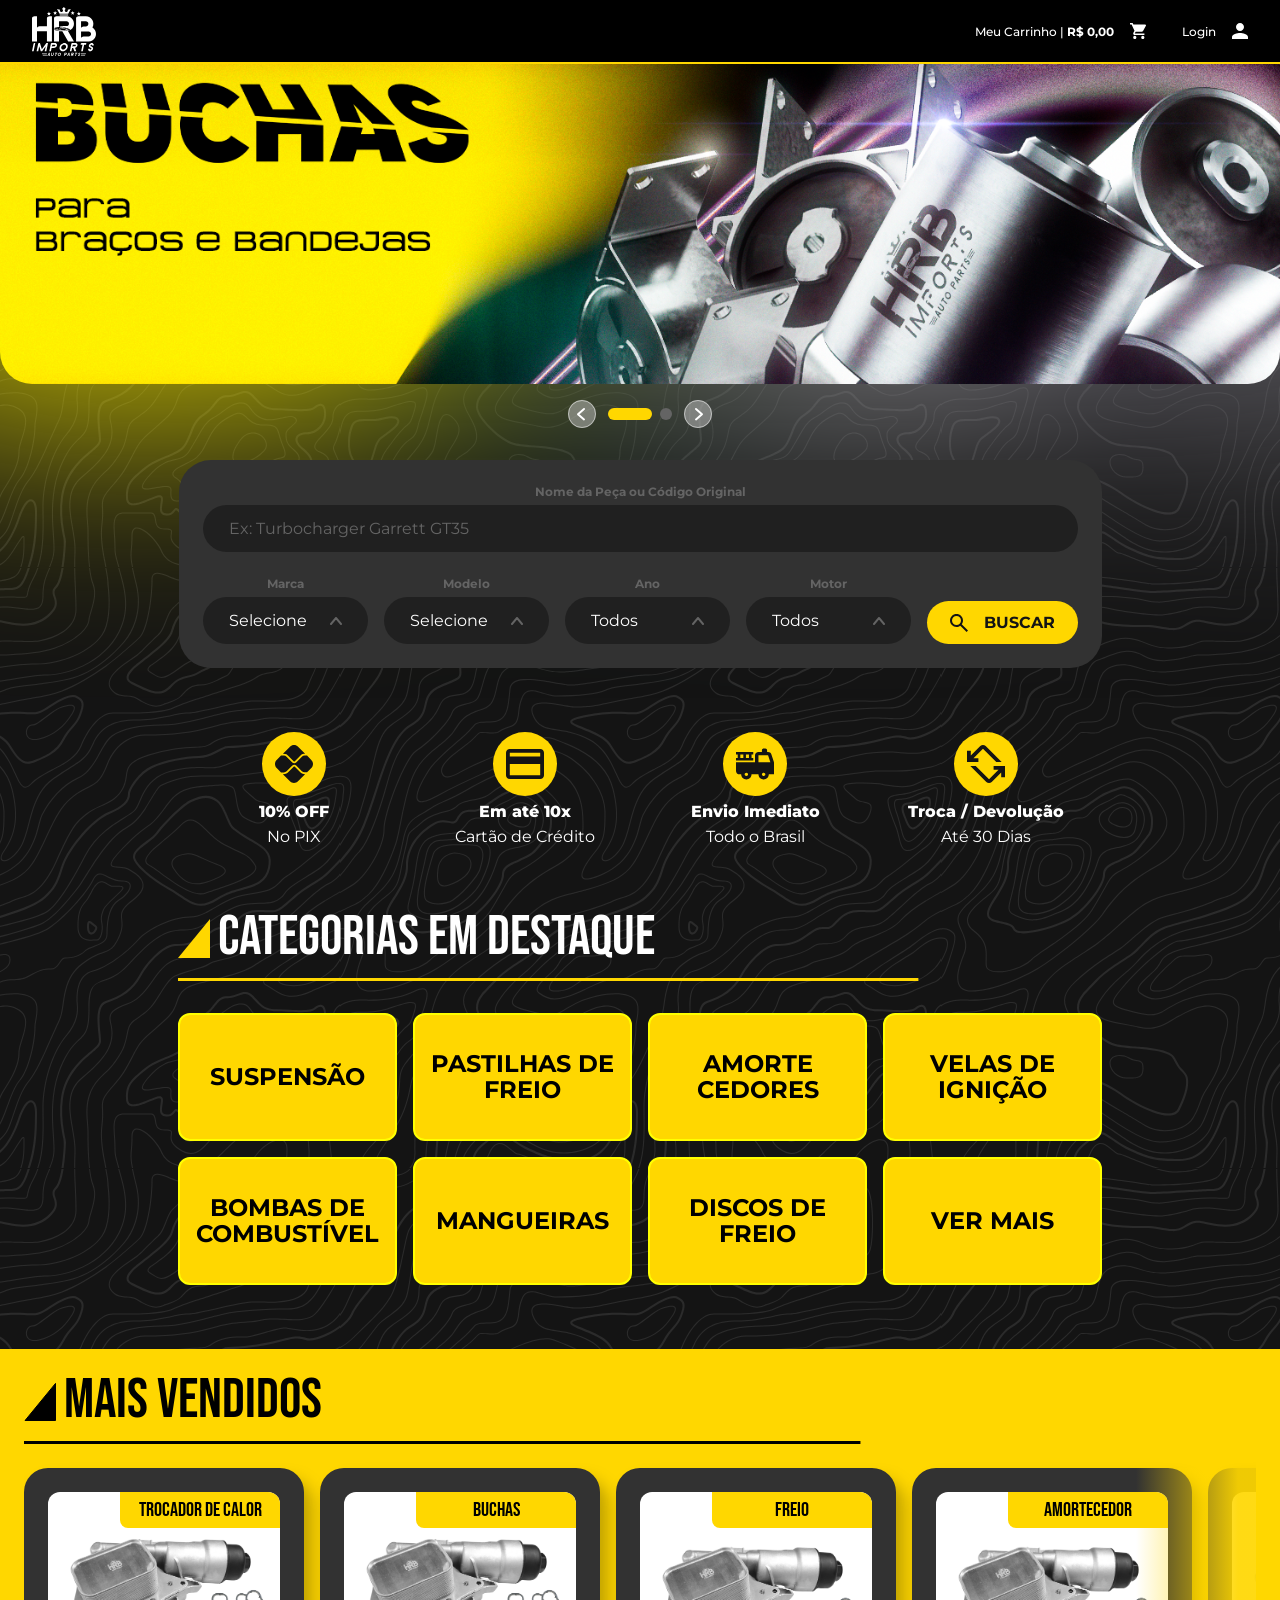
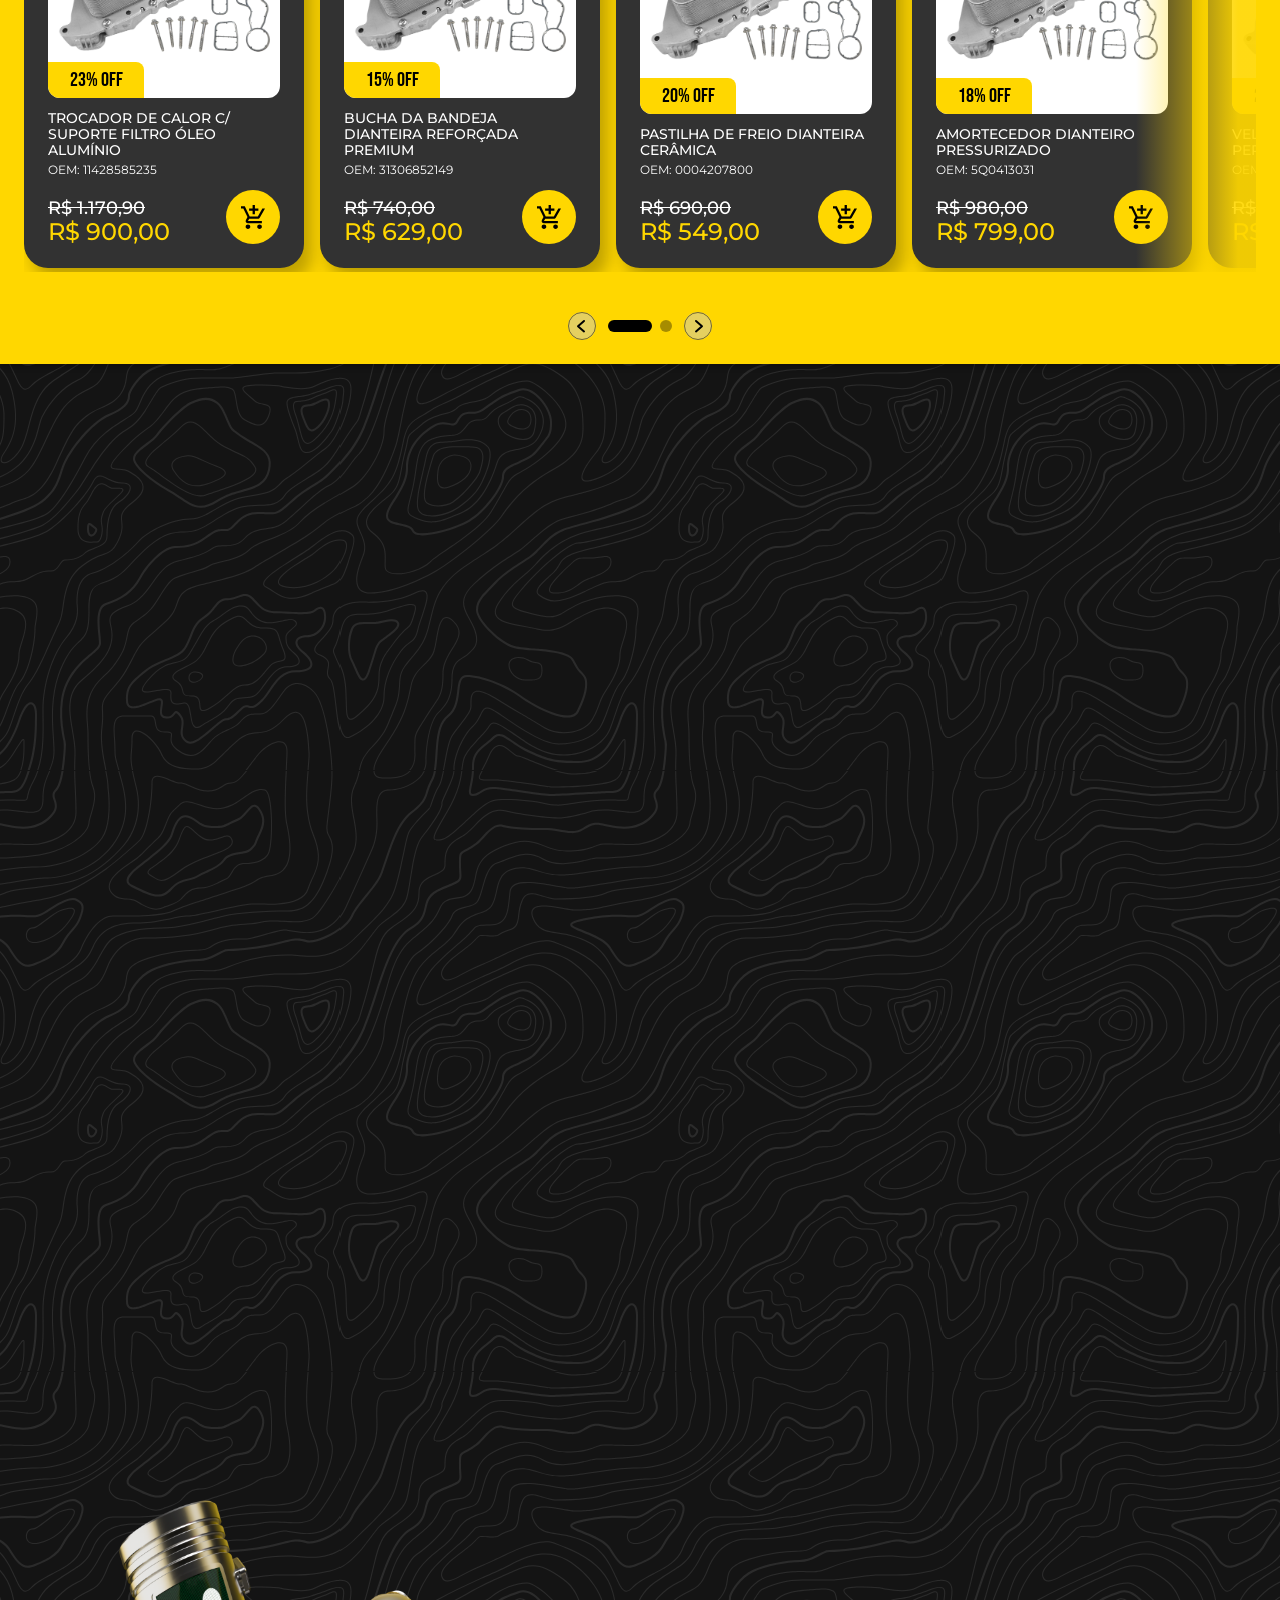
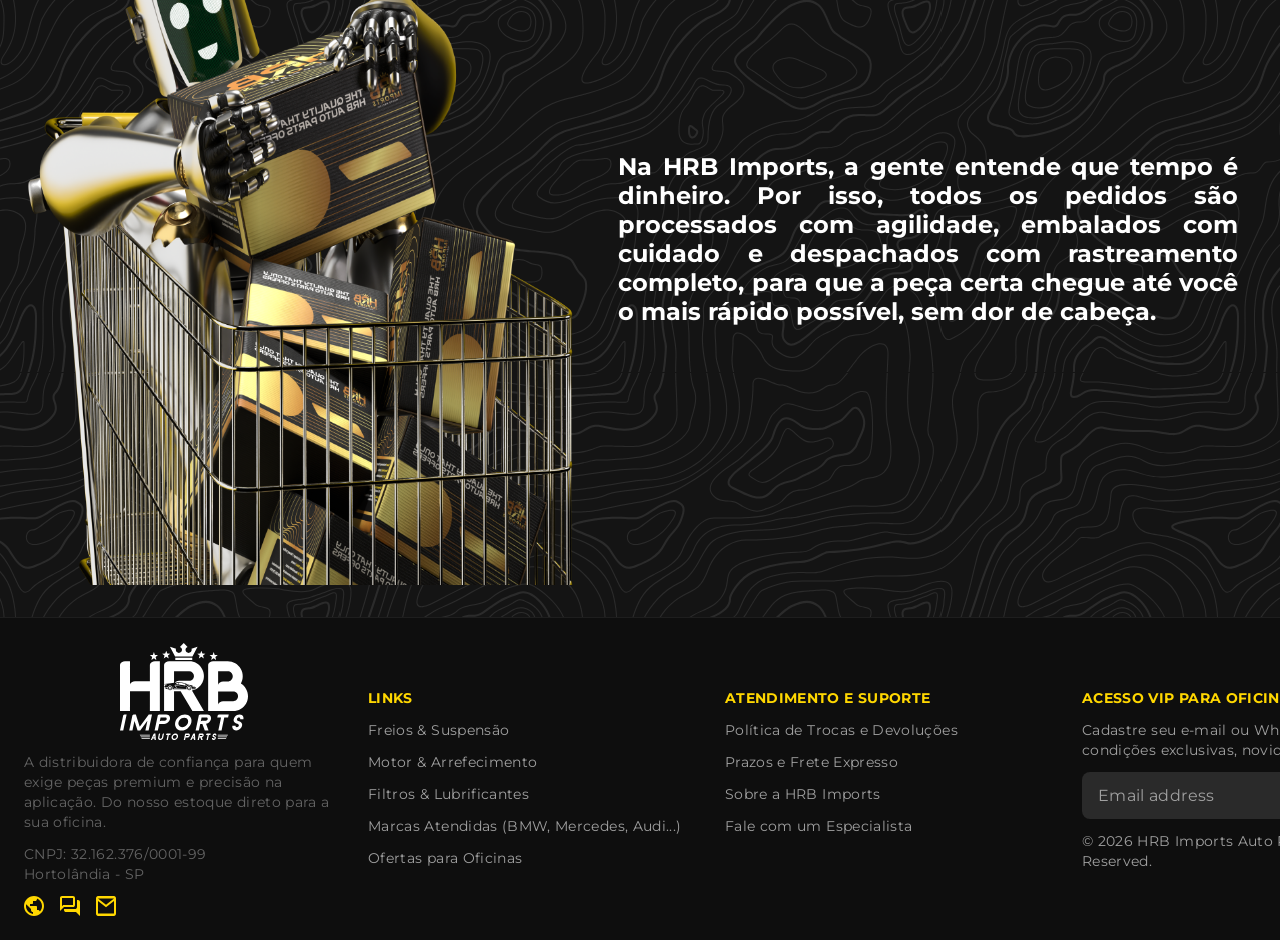
<file: index.html>
<!doctype html>
<html lang="pt-BR">
  <head>
    <meta charset="UTF-8" />
    <meta name="viewport" content="width=device-width, initial-scale=1.0" />
    <meta
      name="description"
      content="HRB Imports Auto Parts - peças premium para oficinas, com busca por código OEM, marca, modelo e ano."
    />
    <title>HRB Imports Auto Parts</title>
    <link rel="preconnect" href="https://fonts.googleapis.com" />
    <link rel="preconnect" href="https://fonts.gstatic.com" crossorigin />
    <link
      href="https://fonts.googleapis.com/css2?family=Bebas+Neue&family=Montserrat:wght@400;500;600;700;800&display=swap"
      rel="stylesheet"
    />
    <link rel="stylesheet" href="styles.css" />
  </head>
  <body>
    <header class="top-manager">
      <a class="brand" href="index.html" aria-label="HRB Imports">
        <img src="assets/figma/header-logo.svg" alt="HRB Imports" />
      </a>
      <div class="top-actions">
        <button class="top-action" type="button" id="cartButton">
          <span>Meu Carrinho&nbsp;|&nbsp;<strong id="cartTotal">R$ 0,00</strong></span>
          <img src="assets/figma/header-cart-icon.svg" alt="" aria-hidden="true" />
        </button>
        <button class="top-action" type="button" id="loginButton">
          <span>Login</span>
          <img src="assets/figma/header-user-icon.svg" alt="" aria-hidden="true" />
        </button>
      </div>
    </header>

    <main>
      <section class="hero" aria-label="Destaque principal">
        <div class="hero-glow" aria-hidden="true">
          <img src="assets/figma/hero-banner.png" alt="" />
        </div>
        <div class="hero-banner">
          <div class="hero-track" id="heroTrack">
            <img src="assets/figma/hero-banner.png" alt="Buchas para braços e bandejas HRB Imports" />
            <img src="assets/hero_banner_suspensao.png" alt="Suspensão: braços, amortecedores e coxins HRB Imports" />
          </div>
        </div>
        <div class="slider" data-slider="heroTrack">
          <button class="slider-arrow" type="button" data-dir="-1" aria-label="Banner anterior">
            <img src="assets/figma/slider-arrow-left.svg" alt="" aria-hidden="true" />
          </button>
          <div class="slider-dots" data-dots></div>
          <button class="slider-arrow" type="button" data-dir="1" aria-label="Próximo banner">
            <img src="assets/figma/slider-arrow-right.svg" alt="" aria-hidden="true" />
          </button>
        </div>
      </section>

      <div class="part1">
        <form class="search-frame reveal" id="searchForm" action="resultados.html">
          <label class="input-field">
            <span>Nome da Peça ou Código Original</span>
            <input id="searchInput" name="q" type="search" placeholder="Ex: Turbocharger Garrett GT35" />
          </label>
          <div class="search-row">
            <label class="input-field">
              <span>Marca</span>
              <select id="brandSelect" name="brand">
                <option value="">Selecione</option>
                <option>BMW</option>
                <option>Mercedes-Benz</option>
                <option>Audi</option>
                <option>Volkswagen</option>
              </select>
            </label>
            <label class="input-field">
              <span>Modelo</span>
              <select id="modelSelect" name="model">
                <option value="">Selecione</option>
                <option>320i</option>
                <option>X1</option>
                <option>C180</option>
                <option>A3</option>
                <option>Jetta</option>
              </select>
            </label>
            <label class="input-field">
              <span>Ano</span>
              <select id="yearSelect" name="year">
                <option value="">Todos</option>
                <option>2024</option>
                <option>2023</option>
                <option>2022</option>
                <option>2021</option>
                <option>2020</option>
              </select>
            </label>
            <label class="input-field">
              <span>Motor</span>
              <select id="engineSelect" name="engine">
                <option value="">Todos</option>
                <option>1.6</option>
                <option>2.0 Turbo</option>
                <option>3.0</option>
              </select>
            </label>
            <button class="search-button" type="submit">
              <img src="assets/figma/search-icon.svg" alt="" aria-hidden="true" />
              <span>Buscar</span>
            </button>
          </div>
        </form>

        <section class="benefits reveal" aria-label="Benefícios">
          <article class="benefit">
            <img src="assets/figma/benefit-pix.svg" alt="" aria-hidden="true" />
            <strong>10% OFF</strong>
            <small>No PIX</small>
          </article>
          <article class="benefit">
            <img src="assets/figma/benefit-card.svg" alt="" aria-hidden="true" />
            <strong>Em até 10x</strong>
            <small>Cartão de Crédito</small>
          </article>
          <article class="benefit">
            <img src="assets/figma/benefit-shipping.svg" alt="" aria-hidden="true" />
            <strong>Envio Imediato</strong>
            <small>Todo o Brasil</small>
          </article>
          <article class="benefit">
            <img src="assets/figma/benefit-exchange.svg" alt="" aria-hidden="true" />
            <strong>Troca / Devolução</strong>
            <small>Até 30 Dias</small>
          </article>
        </section>

        <section class="categories reveal" id="categorias" aria-label="Categorias em destaque">
          <div class="section-title">
            <div class="title-row">
              <img src="assets/figma/title-triangle-yellow.svg" alt="" aria-hidden="true" />
              <h1>Categorias em Destaque</h1>
            </div>
            <img class="title-line" src="assets/figma/title-line-yellow.svg" alt="" aria-hidden="true" />
          </div>
          <div class="category-buttons">
            <button class="category-button" type="button" data-category="Suspensão">Suspensão</button>
            <button class="category-button" type="button" data-category="Pastilhas de Freio">Pastilhas de<br />freio</button>
            <button class="category-button" type="button" data-category="Amortecedores">Amorte<br />cedores</button>
            <button class="category-button" type="button" data-category="Velas de Ignição">Velas de<br />ignição</button>
            <button class="category-button" type="button" data-category="Bombas de Combustível">Bombas de<br />combustível</button>
            <button class="category-button" type="button" data-category="Mangueiras">Mangueiras</button>
            <button class="category-button" type="button" data-category="Discos de Freio">Discos de<br />freio</button>
            <button class="category-button" type="button" data-category="">Ver Mais</button>
          </div>
        </section>
      </div>

      <section class="band reveal" id="mais-vendidos" aria-label="Mais vendidos">
        <div class="section-title dark">
          <div class="title-row">
            <img src="assets/figma/title-triangle-black.svg" alt="" aria-hidden="true" />
            <h2>Mais Vendidos</h2>
          </div>
          <img class="title-line" src="assets/figma/title-line-black.svg" alt="" aria-hidden="true" />
        </div>
        <div class="rail-wrap">
          <div class="product-rail" id="bestSellers"></div>
          <div class="band-fade left" aria-hidden="true"></div>
          <div class="band-fade right" aria-hidden="true"></div>
        </div>
        <div class="slider dark" data-slider="bestSellers">
          <button class="slider-arrow" type="button" data-dir="-1" aria-label="Voltar mais vendidos">
            <img src="assets/figma/slider-arrow-left-black.svg" alt="" aria-hidden="true" />
          </button>
          <div class="slider-dots" data-dots></div>
          <button class="slider-arrow" type="button" data-dir="1" aria-label="Avançar mais vendidos">
            <img src="assets/figma/slider-arrow-right-black.svg" alt="" aria-hidden="true" />
          </button>
        </div>
      </section>

      <section class="separator reveal" aria-label="Suspensão">
        <div class="separator-copy">
          <p>
            A suspensão é um dos sistemas mais críticos do seu veículo e qualquer componente fora do ponto compromete a
            dirigibilidade e a segurança. Na HRB Imports, você encontra braços, bandejas, buchas, terminais e muito mais,
            com qualidade garantida para quem não abre mão de fazer o serviço certo.
          </p>
          <a class="yellow-button" href="resultados.html?category=Suspens%C3%A3o">Ver mais</a>
        </div>
        <div class="separator-banner">
          <img src="assets/figma/banner-suspensao.png" alt="Componentes de suspensão premium" />
        </div>
      </section>

      <section class="band reveal" id="promocoes" aria-label="Promoções">
        <div class="section-title dark">
          <div class="title-row">
            <img src="assets/figma/title-triangle-black.svg" alt="" aria-hidden="true" />
            <h2>Promoções</h2>
          </div>
          <img class="title-line" src="assets/figma/title-line-black.svg" alt="" aria-hidden="true" />
        </div>
        <div class="rail-wrap">
          <div class="product-rail" id="promotions"></div>
          <div class="band-fade left" aria-hidden="true"></div>
          <div class="band-fade right" aria-hidden="true"></div>
        </div>
        <div class="slider dark" data-slider="promotions">
          <button class="slider-arrow" type="button" data-dir="-1" aria-label="Voltar promoções">
            <img src="assets/figma/slider-arrow-left-black.svg" alt="" aria-hidden="true" />
          </button>
          <div class="slider-dots" data-dots></div>
          <button class="slider-arrow" type="button" data-dir="1" aria-label="Avançar promoções">
            <img src="assets/figma/slider-arrow-right-black.svg" alt="" aria-hidden="true" />
          </button>
        </div>
      </section>

      <section class="robot-cta reveal" aria-label="Entrega rápida">
        <img src="assets/figma/robot.png" alt="Robô HRB com carrinho de peças" />
        <p>
          Na HRB Imports, a gente entende que tempo é dinheiro. Por isso, todos os pedidos são processados com agilidade,
          embalados com cuidado e despachados com rastreamento completo, para que a peça certa chegue até você o mais
          rápido possível, sem dor de cabeça.
        </p>
      </section>
    </main>

    <footer class="footer">
      <section class="footer-brand">
        <img class="footer-logo" src="assets/figma/footer-logo.svg" alt="HRB Imports" />
        <p>
          A distribuidora de confiança para quem exige peças premium e precisão na aplicação. Do nosso estoque direto
          para a sua oficina.
        </p>
        <small>CNPJ: 32.162.376/0001-99<br />Hortolândia - SP</small>
        <div class="footer-social">
          <a href="#" aria-label="Instagram"><img src="assets/figma/social-1.svg" alt="" /></a>
          <a href="#" aria-label="Facebook"><img src="assets/figma/social-2.svg" alt="" /></a>
          <a href="#" aria-label="WhatsApp"><img src="assets/figma/social-3.svg" alt="" /></a>
        </div>
      </section>
      <div class="footer-cols">
        <section class="footer-col">
          <h4>Links</h4>
          <a href="resultados.html?category=Pastilhas%20de%20Freio">Freios &amp; Suspensão</a>
          <a href="resultados.html?category=Mangueiras">Motor &amp; Arrefecimento</a>
          <a href="resultados.html">Filtros &amp; Lubrificantes</a>
          <a href="resultados.html">Marcas Atendidas (BMW, Mercedes, Audi...)</a>
          <a href="index.html#promocoes">Ofertas para Oficinas</a>
        </section>
        <section class="footer-col">
          <h4>Atendimento e Suporte</h4>
          <a href="#">Política de Trocas e Devoluções</a>
          <a href="#">Prazos e Frete Expresso</a>
          <a href="#">Sobre a HRB Imports</a>
          <a href="#">Fale com um Especialista</a>
        </section>
        <section class="footer-col">
          <h4>Acesso VIP para Oficinas</h4>
          <p>Cadastre seu e-mail ou WhatsApp e receba condições exclusivas, novidades de estoque.</p>
          <form class="newsletter" id="newsletterForm">
            <input type="text" name="contact" placeholder="Email address" aria-label="Email ou WhatsApp" />
            <button type="submit" aria-label="Cadastrar">
              <img src="assets/figma/send-arrow.svg" alt="" aria-hidden="true" />
            </button>
          </form>
          <span class="footer-copy" id="newsletterMessage">© 2026 HRB Imports Auto Parts. All Rights Reserved.</span>
        </section>
      </div>
    </footer>

    <script src="shared.js" defer></script>
    <script src="app.js" defer></script>
  </body>
</html>
</file>
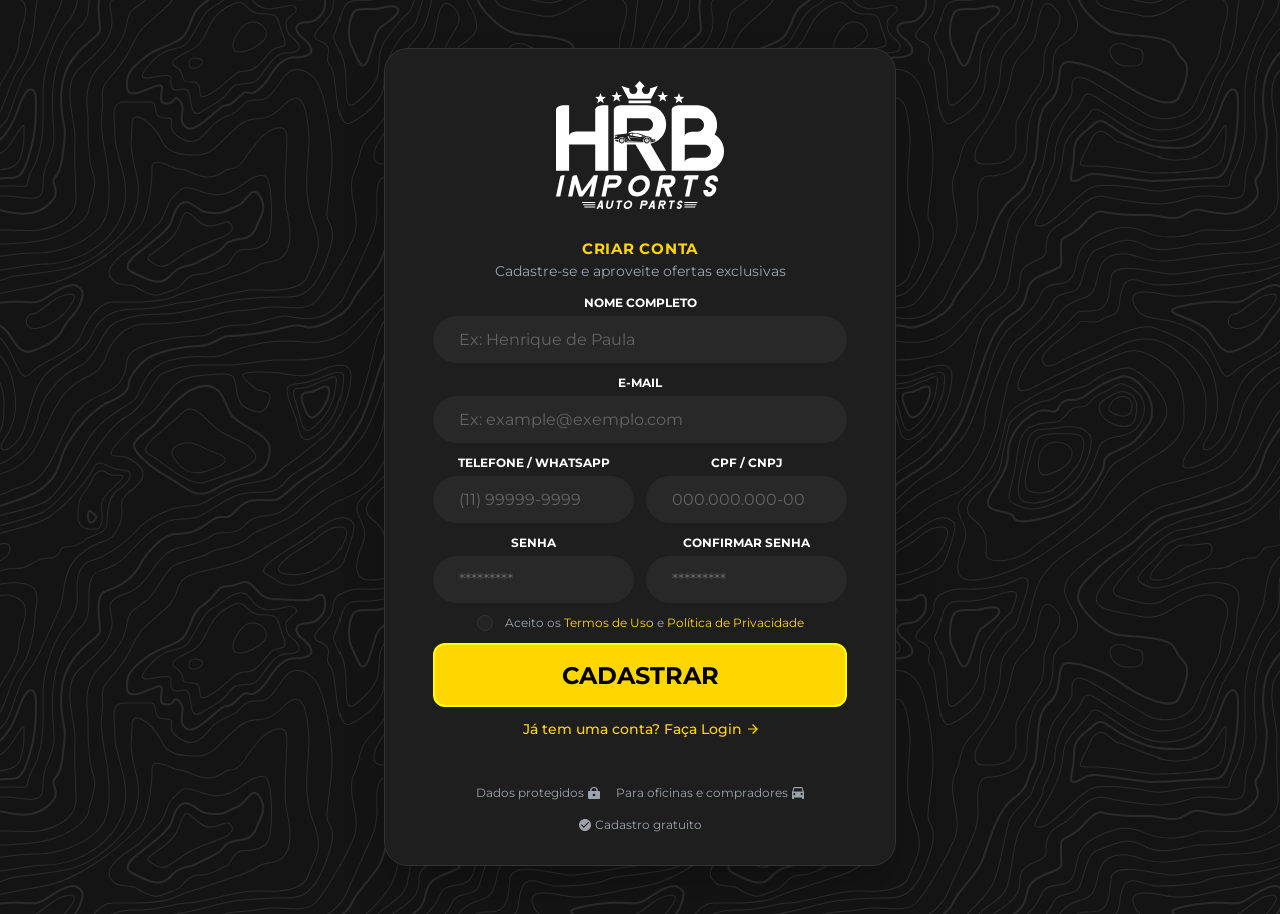
<file: cadastro.html>
<!doctype html>
<html lang="pt-BR">
  <head>
    <meta charset="UTF-8" />
    <meta name="viewport" content="width=device-width, initial-scale=1.0" />
    <meta name="description" content="Crie sua conta HRB Imports e aproveite ofertas exclusivas." />
    <title>Criar Conta — HRB Imports Auto Parts</title>
    <link rel="preconnect" href="https://fonts.googleapis.com" />
    <link rel="preconnect" href="https://fonts.gstatic.com" crossorigin />
    <link
      href="https://fonts.googleapis.com/css2?family=Bebas+Neue&family=Montserrat:wght@400;500;600;700;800&display=swap"
      rel="stylesheet"
    />
    <link rel="stylesheet" href="styles.css" />
  </head>
  <body>
    <main class="signup-page">
      <section class="signup-card reveal is-visible">
        <div class="signup-head">
          <img class="signup-logo" src="assets/figma/signup-logo.svg" alt="HRB Imports" />
          <h1>Criar Conta</h1>
          <p>Cadastre-se e aproveite ofertas exclusivas</p>
        </div>

        <form class="signup-form" id="signupForm">
          <label class="input-field boxed plain light-label">
            <span>Nome Completo</span>
            <input type="text" name="name" placeholder="Ex: Henrique de Paula" required />
          </label>
          <label class="input-field boxed plain light-label">
            <span>E-mail</span>
            <input type="email" name="email" placeholder="Ex: example@exemplo.com" required />
          </label>
          <div class="form-row">
            <label class="input-field boxed plain light-label">
              <span>Telefone / WhatsApp</span>
              <input type="tel" name="phone" placeholder="(11) 99999-9999" required />
            </label>
            <label class="input-field boxed plain light-label">
              <span>CPF / CNPJ</span>
              <input type="text" name="document" placeholder="000.000.000-00" required />
            </label>
          </div>
          <div class="form-row">
            <label class="input-field boxed plain light-label">
              <span>Senha</span>
              <input type="password" name="password" placeholder="*********" minlength="6" required />
            </label>
            <label class="input-field boxed plain light-label">
              <span>Confirmar Senha</span>
              <input type="password" name="confirmPassword" placeholder="*********" minlength="6" required />
            </label>
          </div>

          <label class="terms-row">
            <input type="checkbox" name="terms" required />
            <span>Aceito os <a href="#">Termos de Uso</a> e <a href="#">Política de Privacidade</a></span>
          </label>

          <button class="yellow-button signup-submit" type="submit">Cadastrar</button>

          <a class="signup-login-link" href="index.html#login">
            Já tem uma conta? Faça Login
            <img src="assets/figma/arrow-right.svg" alt="" aria-hidden="true" />
          </a>
          <p class="signup-message" id="signupMessage" role="status"></p>
        </form>

        <div class="signup-trust">
          <span>Dados protegidos <img src="assets/figma/lock-icon.svg" alt="" aria-hidden="true" /></span>
          <span>Para oficinas e compradores <img src="assets/figma/car-small.svg" alt="" aria-hidden="true" /></span>
          <span><img src="assets/figma/check-icon.svg" alt="" aria-hidden="true" /> Cadastro gratuito</span>
        </div>
      </section>
    </main>

    <script src="shared.js" defer></script>
    <script src="cadastro.js" defer></script>
  </body>
</html>
</file>
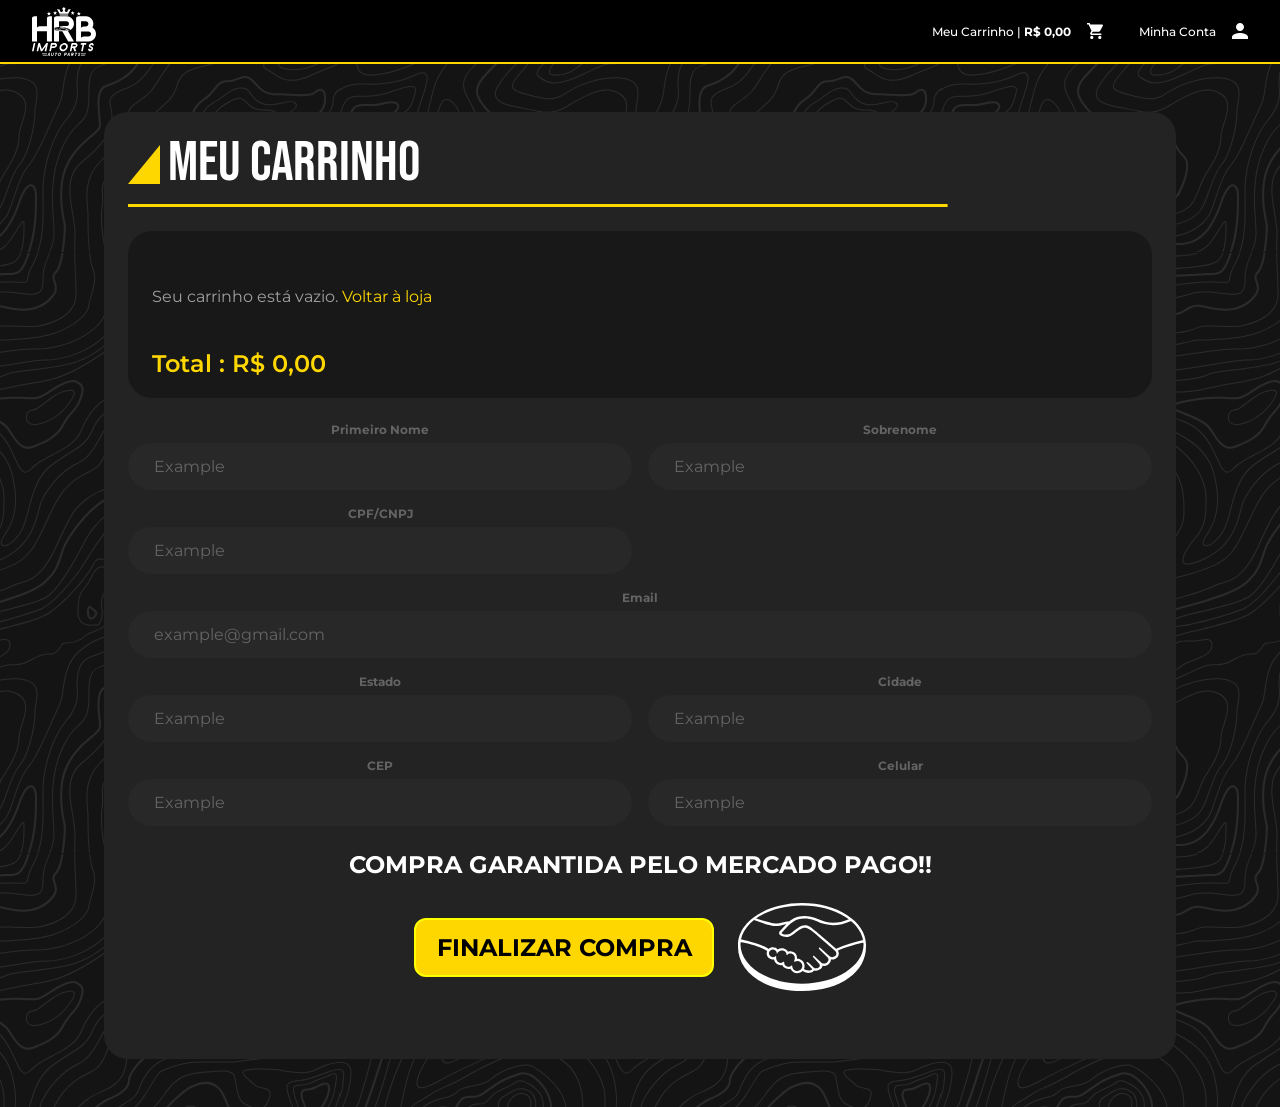
<file: checkout.html>
<!doctype html>
<html lang="pt-BR">
  <head>
    <meta charset="UTF-8" />
    <meta name="viewport" content="width=device-width, initial-scale=1.0" />
    <meta name="description" content="Finalizar compra - HRB Imports Auto Parts." />
    <title>Finalizar Compra — HRB Imports Auto Parts</title>
    <link rel="preconnect" href="https://fonts.googleapis.com" />
    <link rel="preconnect" href="https://fonts.gstatic.com" crossorigin />
    <link
      href="https://fonts.googleapis.com/css2?family=Bebas+Neue&family=Montserrat:wght@400;500;600;700;800&display=swap"
      rel="stylesheet"
    />
    <link rel="stylesheet" href="styles.css" />
  </head>
  <body>
    <header class="top-manager">
      <a class="brand" href="index.html" aria-label="HRB Imports">
        <img src="assets/figma/header-logo.svg" alt="HRB Imports" />
      </a>
      <div class="top-actions">
        <button class="top-action" type="button" id="cartButton">
          <span>Meu Carrinho&nbsp;|&nbsp;<strong id="cartTotal">R$ 0,00</strong></span>
          <img src="assets/figma/header-cart-icon.svg" alt="" aria-hidden="true" />
        </button>
        <button class="top-action" type="button" id="loginButton">
          <span>Minha Conta</span>
          <img src="assets/figma/header-user-icon.svg" alt="" aria-hidden="true" />
        </button>
      </div>
    </header>

    <main class="checkout-page">
      <section class="checkout-panel reveal is-visible">
        <div class="section-title">
          <div class="title-row">
            <img src="assets/figma/title-triangle-yellow.svg" alt="" aria-hidden="true" />
            <h1>Meu carrinho</h1>
          </div>
          <img class="title-line" src="assets/figma/title-line-yellow.svg" alt="" aria-hidden="true" />
        </div>

        <div class="checkout-cart">
          <div class="checkout-rail" id="checkoutRail"></div>
          <p class="checkout-total" id="checkoutTotal">Total : R$ 0,00</p>
        </div>

        <form class="checkout-form" id="checkoutForm">
          <div class="form-row">
            <label class="input-field boxed plain">
              <span>Primeiro Nome</span>
              <input type="text" name="firstName" placeholder="Example" required />
            </label>
            <label class="input-field boxed plain">
              <span>Sobrenome</span>
              <input type="text" name="lastName" placeholder="Example" required />
            </label>
          </div>
          <div class="form-row half">
            <label class="input-field boxed plain">
              <span>CPF/CNPJ</span>
              <input type="text" name="document" placeholder="Example" required />
            </label>
          </div>
          <label class="input-field boxed plain">
            <span>Email</span>
            <input type="email" name="email" placeholder="example@gmail.com" required />
          </label>
          <div class="form-row">
            <label class="input-field boxed plain">
              <span>Estado</span>
              <input type="text" name="state" placeholder="Example" required />
            </label>
            <label class="input-field boxed plain">
              <span>Cidade</span>
              <input type="text" name="city" placeholder="Example" required />
            </label>
          </div>
          <div class="form-row">
            <label class="input-field boxed plain">
              <span>CEP</span>
              <input type="text" name="zip" placeholder="Example" required />
            </label>
            <label class="input-field boxed plain">
              <span>Celular</span>
              <input type="tel" name="phone" placeholder="Example" required />
            </label>
          </div>
        </form>

        <p class="guarantee">Compra garantida pelo mercado pago!!</p>

        <div class="checkout-actions">
          <button class="yellow-button finish-button" type="submit" form="checkoutForm">Finalizar compra</button>
          <img class="handshake" src="assets/figma/handshake.svg" alt="" aria-hidden="true" />
        </div>
        <p class="checkout-message" id="checkoutMessage" role="status"></p>
      </section>
    </main>

    <script src="shared.js" defer></script>
    <script src="checkout.js" defer></script>
  </body>
</html>
</file>
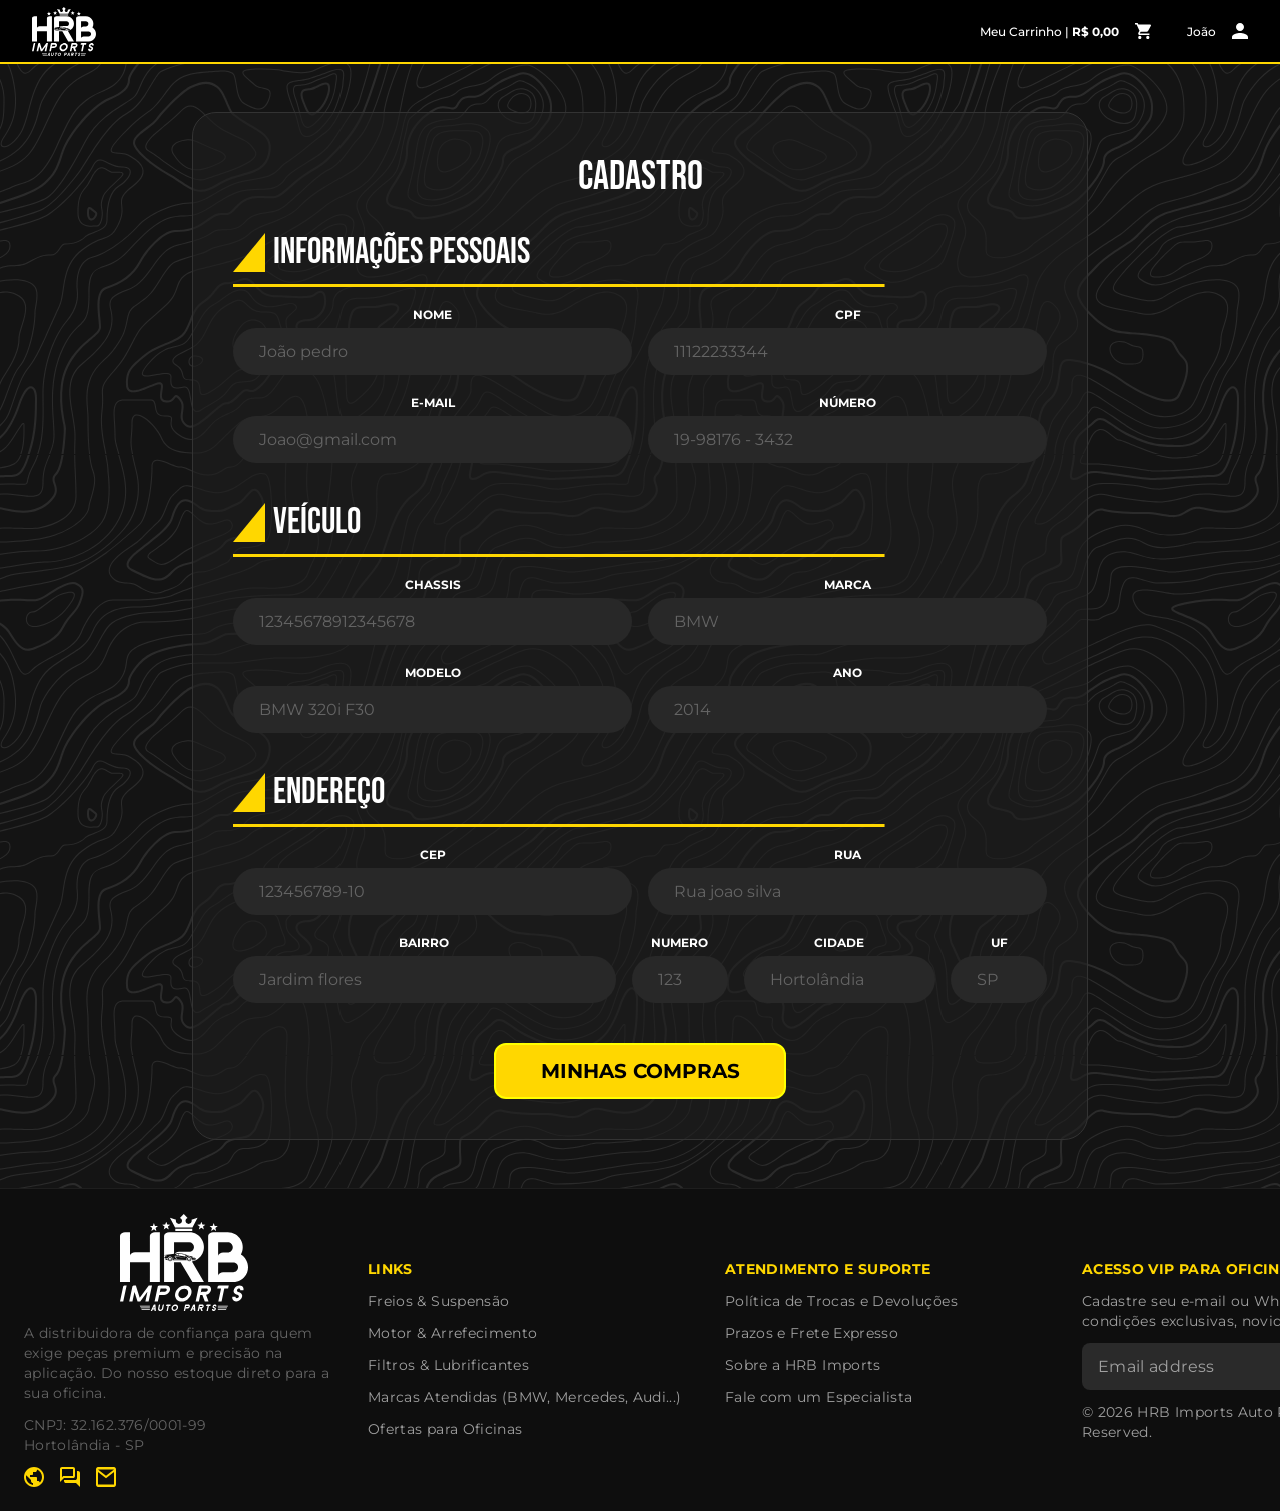
<file: conta.html>
<!doctype html>
<html lang="pt-BR">
  <head>
    <meta charset="UTF-8" />
    <meta name="viewport" content="width=device-width, initial-scale=1.0" />
    <meta name="description" content="Minha conta - HRB Imports Auto Parts." />
    <title>Minha Conta — HRB Imports Auto Parts</title>
    <link rel="preconnect" href="https://fonts.googleapis.com" />
    <link rel="preconnect" href="https://fonts.gstatic.com" crossorigin />
    <link
      href="https://fonts.googleapis.com/css2?family=Bebas+Neue&family=Montserrat:wght@400;500;600;700;800&display=swap"
      rel="stylesheet"
    />
    <link rel="stylesheet" href="styles.css" />
  </head>
  <body>
    <header class="top-manager">
      <a class="brand" href="index.html" aria-label="HRB Imports">
        <img src="assets/figma/header-logo.svg" alt="HRB Imports" />
      </a>
      <div class="top-actions">
        <button class="top-action" type="button" id="cartButton">
          <span>Meu Carrinho&nbsp;|&nbsp;<strong id="cartTotal">R$ 0,00</strong></span>
          <img src="assets/figma/header-cart-icon.svg" alt="" aria-hidden="true" />
        </button>
        <button class="top-action" type="button" id="loginButton">
          <span>João</span>
          <img src="assets/figma/header-user-icon.svg" alt="" aria-hidden="true" />
        </button>
      </div>
    </header>

    <main class="account-page">
      <section class="account-panel reveal is-visible">
        <h1 class="account-title">Cadastro</h1>

        <form class="account-form" id="accountForm">
          <div class="account-section">
            <div class="section-title small">
              <div class="title-row">
                <img src="assets/figma/title-triangle-yellow.svg" alt="" aria-hidden="true" />
                <h2>Informações Pessoais</h2>
              </div>
              <img class="title-line" src="assets/figma/title-line-yellow.svg" alt="" aria-hidden="true" />
            </div>
            <div class="form-row">
              <label class="input-field boxed plain light-label">
                <span>Nome</span>
                <input type="text" name="name" placeholder="João pedro" />
              </label>
              <label class="input-field boxed plain light-label">
                <span>CPF</span>
                <input type="text" name="document" placeholder="11122233344" />
              </label>
            </div>
            <div class="form-row">
              <label class="input-field boxed plain light-label">
                <span>E-mail</span>
                <input type="email" name="email" placeholder="Joao@gmail.com" />
              </label>
              <label class="input-field boxed plain light-label">
                <span>Número</span>
                <input type="tel" name="phone" placeholder="19-98176 - 3432" />
              </label>
            </div>
          </div>

          <div class="account-section">
            <div class="section-title small">
              <div class="title-row">
                <img src="assets/figma/title-triangle-yellow.svg" alt="" aria-hidden="true" />
                <h2>Veículo</h2>
              </div>
              <img class="title-line" src="assets/figma/title-line-yellow.svg" alt="" aria-hidden="true" />
            </div>
            <div class="form-row">
              <label class="input-field boxed plain light-label">
                <span>Chassis</span>
                <input type="text" name="chassis" placeholder="12345678912345678" />
              </label>
              <label class="input-field boxed plain light-label">
                <span>Marca</span>
                <input type="text" name="carBrand" placeholder="BMW" />
              </label>
            </div>
            <div class="form-row">
              <label class="input-field boxed plain light-label">
                <span>Modelo</span>
                <input type="text" name="carModel" placeholder="BMW 320i F30" />
              </label>
              <label class="input-field boxed plain light-label">
                <span>Ano</span>
                <input type="text" name="carYear" placeholder="2014" />
              </label>
            </div>
          </div>

          <div class="account-section">
            <div class="section-title small">
              <div class="title-row">
                <img src="assets/figma/title-triangle-yellow.svg" alt="" aria-hidden="true" />
                <h2>Endereço</h2>
              </div>
              <img class="title-line" src="assets/figma/title-line-yellow.svg" alt="" aria-hidden="true" />
            </div>
            <div class="form-row">
              <label class="input-field boxed plain light-label">
                <span>Cep</span>
                <input type="text" name="zip" placeholder="123456789-10" />
              </label>
              <label class="input-field boxed plain light-label">
                <span>Rua</span>
                <input type="text" name="street" placeholder="Rua joao silva" />
              </label>
            </div>
            <div class="form-row address-row">
              <label class="input-field boxed plain light-label grow">
                <span>Bairro</span>
                <input type="text" name="district" placeholder="Jardim flores" />
              </label>
              <label class="input-field boxed plain light-label tiny">
                <span>Numero</span>
                <input type="text" name="number" placeholder="123" />
              </label>
              <label class="input-field boxed plain light-label">
                <span>Cidade</span>
                <input type="text" name="city" placeholder="Hortolândia" />
              </label>
              <label class="input-field boxed plain light-label tiny">
                <span>UF</span>
                <input type="text" name="uf" placeholder="SP" maxlength="2" />
              </label>
            </div>
          </div>

          <a class="yellow-button account-orders" href="pedidos.html">Minhas Compras</a>
        </form>
      </section>
    </main>

    <footer class="footer">
      <section class="footer-brand">
        <img class="footer-logo" src="assets/figma/footer-logo.svg" alt="HRB Imports" />
        <p>
          A distribuidora de confiança para quem exige peças premium e precisão na aplicação. Do nosso estoque direto
          para a sua oficina.
        </p>
        <small>CNPJ: 32.162.376/0001-99<br />Hortolândia - SP</small>
        <div class="footer-social">
          <a href="#" aria-label="Instagram"><img src="assets/figma/social-1.svg" alt="" /></a>
          <a href="#" aria-label="Facebook"><img src="assets/figma/social-2.svg" alt="" /></a>
          <a href="#" aria-label="WhatsApp"><img src="assets/figma/social-3.svg" alt="" /></a>
        </div>
      </section>
      <div class="footer-cols">
        <section class="footer-col">
          <h4>Links</h4>
          <a href="resultados.html?category=Pastilhas%20de%20Freio">Freios &amp; Suspensão</a>
          <a href="resultados.html?category=Mangueiras">Motor &amp; Arrefecimento</a>
          <a href="resultados.html">Filtros &amp; Lubrificantes</a>
          <a href="resultados.html">Marcas Atendidas (BMW, Mercedes, Audi...)</a>
          <a href="index.html#promocoes">Ofertas para Oficinas</a>
        </section>
        <section class="footer-col">
          <h4>Atendimento e Suporte</h4>
          <a href="#">Política de Trocas e Devoluções</a>
          <a href="#">Prazos e Frete Expresso</a>
          <a href="#">Sobre a HRB Imports</a>
          <a href="#">Fale com um Especialista</a>
        </section>
        <section class="footer-col">
          <h4>Acesso VIP para Oficinas</h4>
          <p>Cadastre seu e-mail ou WhatsApp e receba condições exclusivas, novidades de estoque.</p>
          <form class="newsletter">
            <input type="text" name="contact" placeholder="Email address" aria-label="Email ou WhatsApp" />
            <button type="submit" aria-label="Cadastrar">
              <img src="assets/figma/send-arrow.svg" alt="" aria-hidden="true" />
            </button>
          </form>
          <span class="footer-copy">© 2026 HRB Imports Auto Parts. All Rights Reserved.</span>
        </section>
      </div>
    </footer>

    <script src="shared.js" defer></script>
  </body>
</html>
</file>
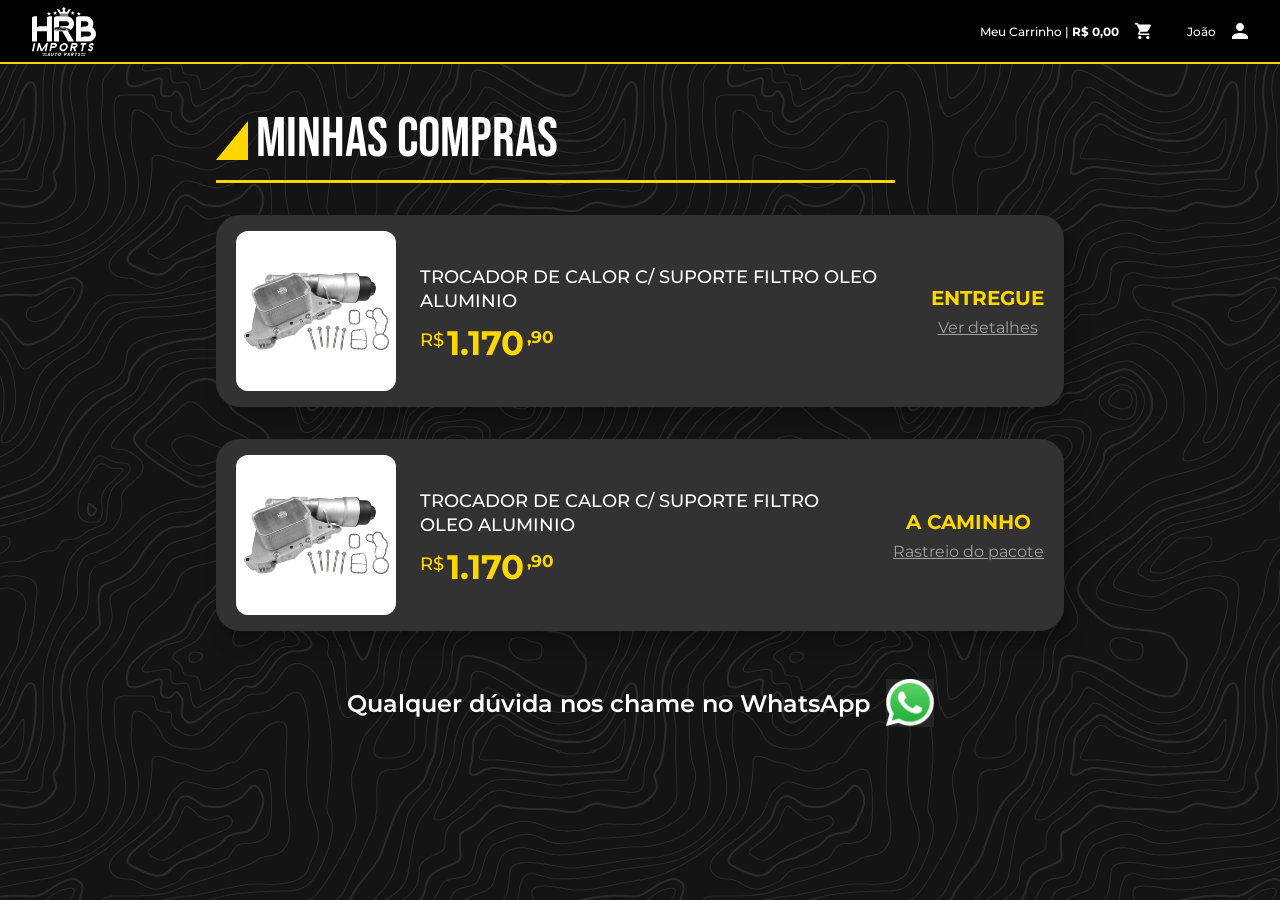
<file: pedidos.html>
<!doctype html>
<html lang="pt-BR">
  <head>
    <meta charset="UTF-8" />
    <meta name="viewport" content="width=device-width, initial-scale=1.0" />
    <meta name="description" content="Minhas compras - HRB Imports Auto Parts." />
    <title>Minhas Compras — HRB Imports Auto Parts</title>
    <link rel="preconnect" href="https://fonts.googleapis.com" />
    <link rel="preconnect" href="https://fonts.gstatic.com" crossorigin />
    <link
      href="https://fonts.googleapis.com/css2?family=Bebas+Neue&family=Montserrat:wght@400;500;600;700;800&display=swap"
      rel="stylesheet"
    />
    <link rel="stylesheet" href="styles.css" />
  </head>
  <body>
    <header class="top-manager">
      <a class="brand" href="index.html" aria-label="HRB Imports">
        <img src="assets/figma/header-logo.svg" alt="HRB Imports" />
      </a>
      <div class="top-actions">
        <button class="top-action" type="button" id="cartButton">
          <span>Meu Carrinho&nbsp;|&nbsp;<strong id="cartTotal">R$ 0,00</strong></span>
          <img src="assets/figma/header-cart-icon.svg" alt="" aria-hidden="true" />
        </button>
        <a class="top-action" href="conta.html">
          <span>João</span>
          <img src="assets/figma/header-user-icon.svg" alt="" aria-hidden="true" />
        </a>
      </div>
    </header>

    <main class="orders-page">
      <section class="orders-panel reveal is-visible">
        <div class="section-title">
          <div class="title-row">
            <img src="assets/figma/title-triangle-yellow.svg" alt="" aria-hidden="true" />
            <h1>Minhas Compras</h1>
          </div>
          <img class="title-line" src="assets/figma/title-line-yellow.svg" alt="" aria-hidden="true" />
        </div>

        <article class="order-card">
          <a class="order-image" href="produto.html?id=hrb-11428585235">
            <img src="assets/figma/produto.png" alt="Trocador de calor" />
          </a>
          <div class="order-info">
            <h2>TROCADOR DE CALOR C/ SUPORTE FILTRO OLEO ALUMINIO</h2>
            <div class="result-price small">
              <span>R$</span><strong>1.170</strong><em>,90</em>
            </div>
          </div>
          <div class="order-status">
            <strong class="status-label delivered">Entregue</strong>
            <a href="#">Ver detalhes</a>
          </div>
        </article>

        <article class="order-card">
          <a class="order-image" href="produto.html?id=hrb-11428585235">
            <img src="assets/figma/produto.png" alt="Trocador de calor" />
          </a>
          <div class="order-info">
            <h2>TROCADOR DE CALOR C/ SUPORTE FILTRO OLEO ALUMINIO</h2>
            <div class="result-price small">
              <span>R$</span><strong>1.170</strong><em>,90</em>
            </div>
          </div>
          <div class="order-status">
            <strong class="status-label shipping">A caminho</strong>
            <a href="#">Rastreio do pacote</a>
          </div>
        </article>

        <p class="whatsapp-note">
          Qualquer dúvida nos chame no WhatsApp
          <a href="https://wa.me/5519981763432" target="_blank" rel="noopener" aria-label="WhatsApp">
            <img src="assets/figma/whatsapp.png" alt="" aria-hidden="true" />
          </a>
        </p>
      </section>
    </main>

    <script src="shared.js" defer></script>
  </body>
</html>
</file>
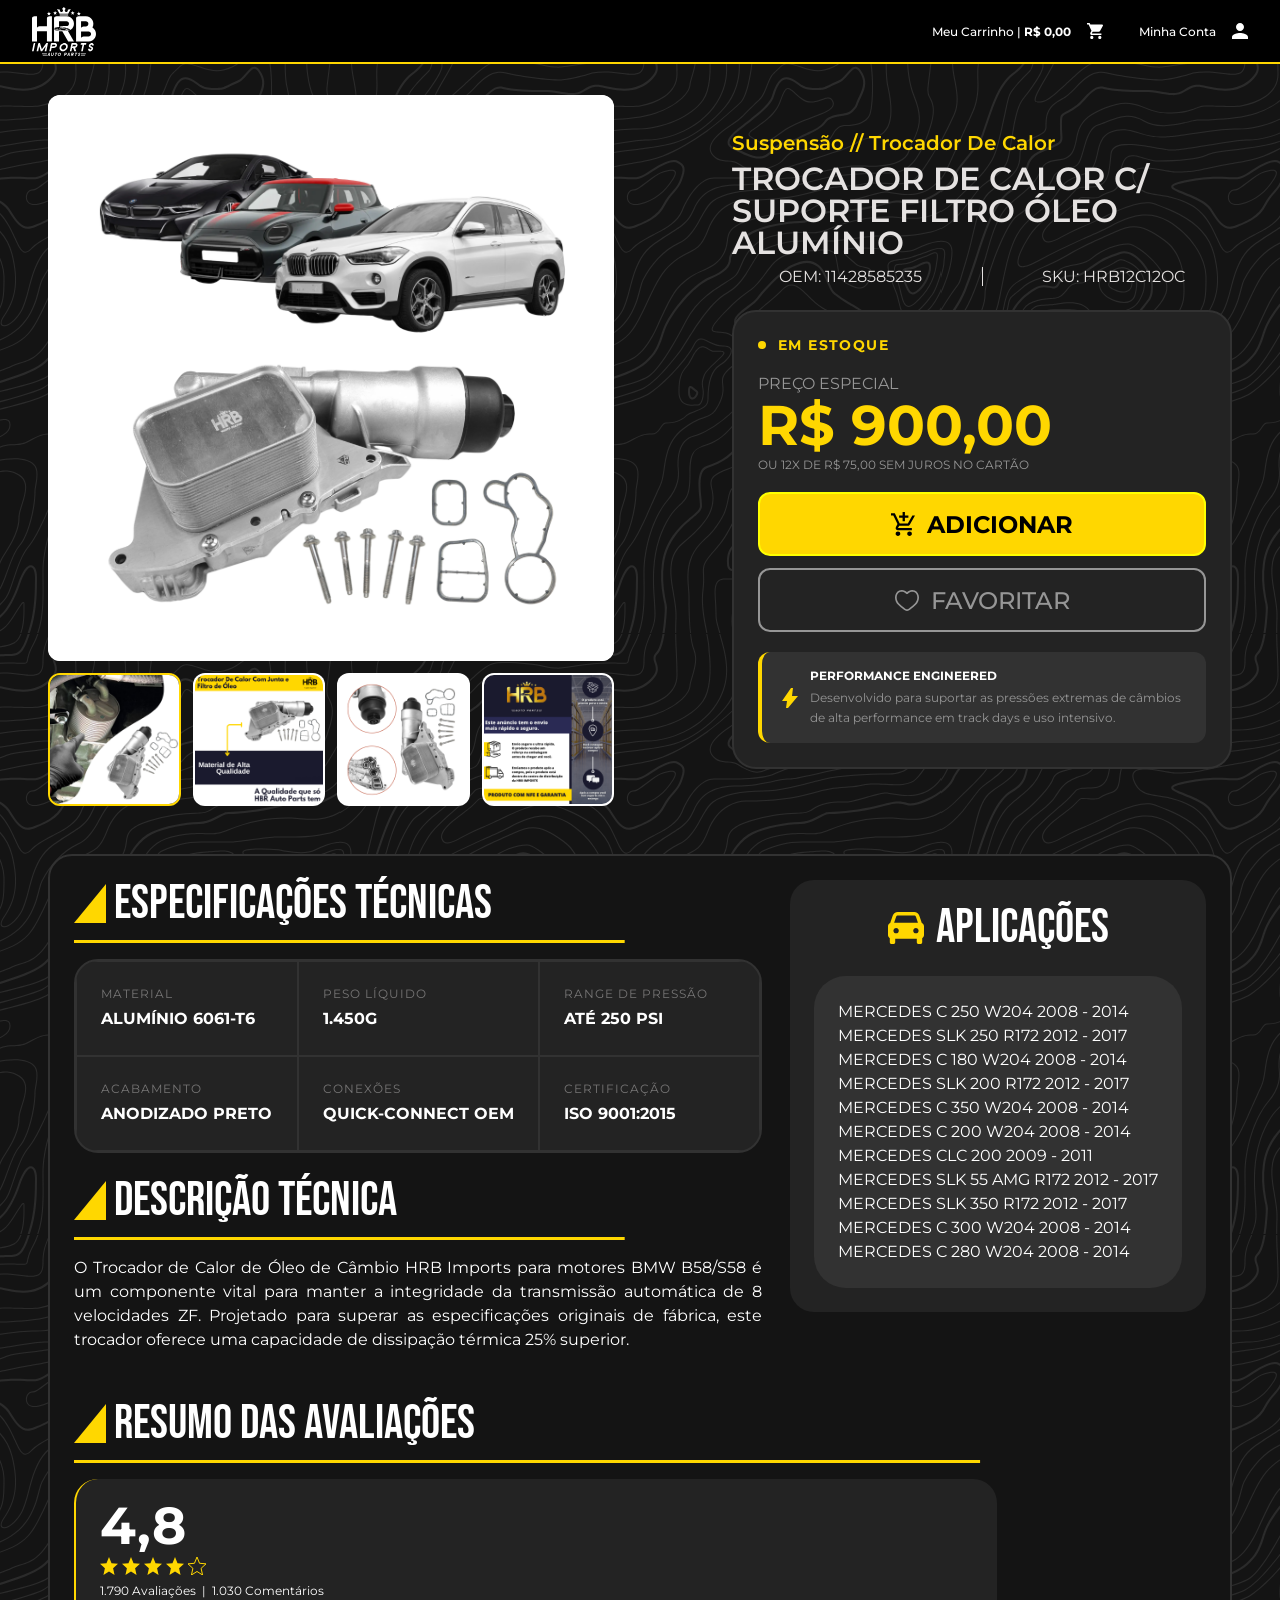
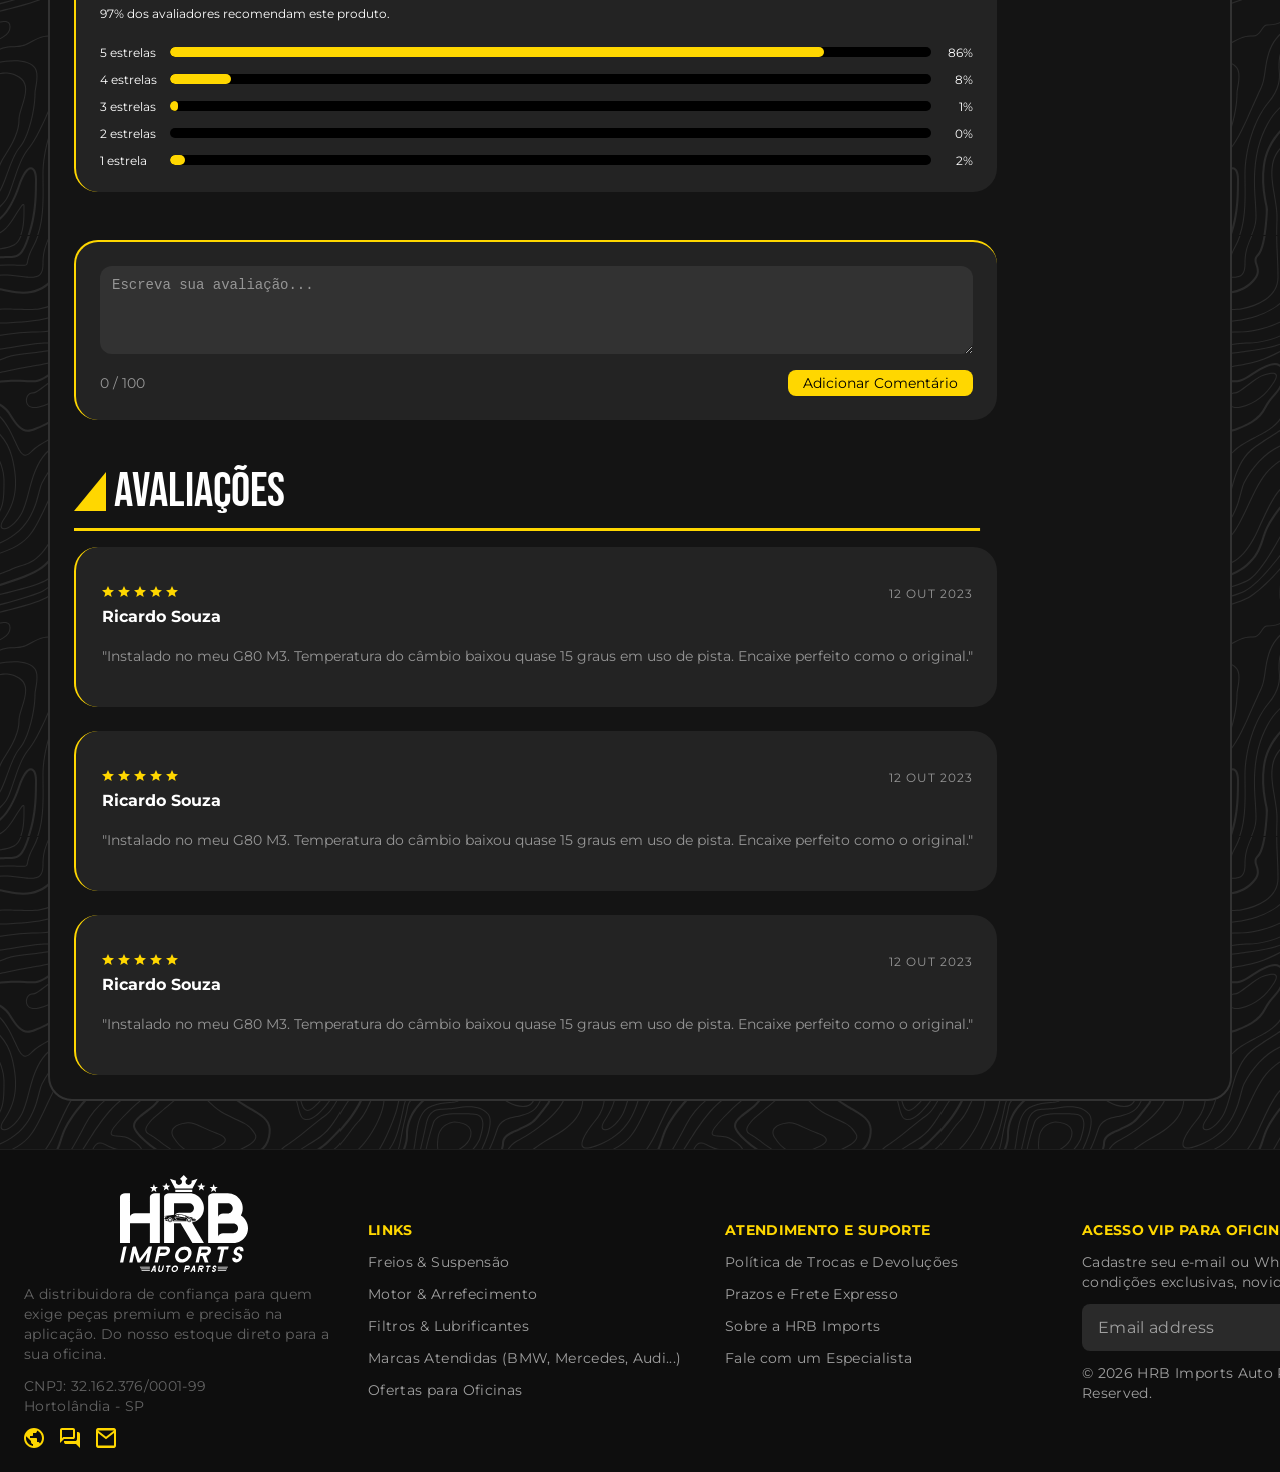
<file: produto.html>
<!doctype html>
<html lang="pt-BR">
  <head>
    <meta charset="UTF-8" />
    <meta name="viewport" content="width=device-width, initial-scale=1.0" />
    <meta name="description" content="Detalhes do produto - HRB Imports Auto Parts." />
    <title>Detalhes do Produto — HRB Imports Auto Parts</title>
    <link rel="preconnect" href="https://fonts.googleapis.com" />
    <link rel="preconnect" href="https://fonts.gstatic.com" crossorigin />
    <link
      href="https://fonts.googleapis.com/css2?family=Bebas+Neue&family=Montserrat:wght@400;500;600;700;800&display=swap"
      rel="stylesheet"
    />
    <link rel="stylesheet" href="styles.css" />
  </head>
  <body>
    <header class="top-manager">
      <a class="brand" href="index.html" aria-label="HRB Imports">
        <img src="assets/figma/header-logo.svg" alt="HRB Imports" />
      </a>
      <div class="top-actions">
        <button class="top-action" type="button" id="cartButton">
          <span>Meu Carrinho&nbsp;|&nbsp;<strong id="cartTotal">R$ 0,00</strong></span>
          <img src="assets/figma/header-cart-icon.svg" alt="" aria-hidden="true" />
        </button>
        <button class="top-action" type="button" id="loginButton">
          <span>Minha Conta</span>
          <img src="assets/figma/header-user-icon.svg" alt="" aria-hidden="true" />
        </button>
      </div>
    </header>

    <main class="product-page">
      <section class="product-hero reveal">
        <div class="product-gallery">
          <div class="gallery-main">
            <img id="mainProductImage" src="assets/figma/product-main.png" alt="Foto principal do produto" />
          </div>
          <div class="gallery-thumbs" id="productThumbs">
            <button type="button" class="is-active" data-image="assets/figma/product-main.png">
              <img src="assets/figma/product-thumb-1.png" alt="Miniatura 1" />
            </button>
            <button type="button" data-image="assets/figma/product-thumb-2.png">
              <img src="assets/figma/product-thumb-2.png" alt="Miniatura 2" />
            </button>
            <button type="button" data-image="assets/figma/product-thumb-3.png">
              <img src="assets/figma/product-thumb-3.png" alt="Miniatura 3" />
            </button>
            <button type="button" data-image="assets/figma/product-thumb-4.png">
              <img src="assets/figma/product-thumb-4.png" alt="Miniatura 4" />
            </button>
          </div>
        </div>

        <div class="product-summary">
          <div class="product-headline">
            <p class="product-category" id="productCategory">Sistema De Resfriamento // Motor</p>
            <h1 class="product-title" id="productName">TROCADOR DE CALOR C/ SUPORTE FILTRO OLEO ALUMINIO</h1>
            <div class="result-meta">
              <span id="productOem">OEM: 11428585235</span>
              <i></i>
              <span id="productSku">SKU: HRB12C12OC</span>
            </div>
          </div>

          <div class="buy-panel">
            <div class="stock-badge"><span></span>Em Estoque</div>
            <div class="buy-pricing">
              <p class="buy-label">Preço Especial</p>
              <strong class="buy-price" id="productPrice">R$ 1.170,90</strong>
              <p class="buy-installments" id="productInstallments">OU 12X DE R$ 97,57 SEM JUROS NO CARTÃO</p>
            </div>
            <div class="buy-actions">
              <button class="yellow-button buy-add" type="button" id="detailAddCart">
                <img src="assets/figma/cart-icon-24.svg" alt="" aria-hidden="true" />
                Adicionar
              </button>
              <button class="favorite-big" type="button" id="detailFavorite">
                <img src="assets/figma/heart-outline.svg" alt="" aria-hidden="true" />
                Favoritar
              </button>
            </div>
            <div class="perf-note">
              <img src="assets/figma/shield-icon.svg" alt="" aria-hidden="true" />
              <div>
                <strong>Performance Engineered</strong>
                <p>Desenvolvido para suportar as pressões extremas de câmbios de alta performance em track days e uso intensivo.</p>
              </div>
            </div>
          </div>
        </div>
      </section>

      <section class="product-detail-card reveal">
        <div class="detail-top">
          <div class="detail-left">
            <div class="detail-block">
              <div class="section-title small">
                <div class="title-row">
                  <img src="assets/figma/title-triangle-yellow.svg" alt="" aria-hidden="true" />
                  <h2>Especificações técnicas</h2>
                </div>
                <img class="title-line" src="assets/figma/title-line-yellow.svg" alt="" aria-hidden="true" />
              </div>
              <dl class="spec-grid">
                <div><dt>Material</dt><dd>Alumínio 6061-T6</dd></div>
                <div><dt>Peso Líquido</dt><dd>1.450g</dd></div>
                <div><dt>Range de Pressão</dt><dd>Até 250 PSI</dd></div>
                <div><dt>Acabamento</dt><dd>Anodizado Preto</dd></div>
                <div><dt>Conexões</dt><dd>Quick-Connect OEM</dd></div>
                <div><dt>Certificação</dt><dd>ISO 9001:2015</dd></div>
              </dl>
            </div>

            <div class="detail-block">
              <div class="section-title small">
                <div class="title-row">
                  <img src="assets/figma/title-triangle-yellow.svg" alt="" aria-hidden="true" />
                  <h2>Descrição Técnica</h2>
                </div>
                <img class="title-line" src="assets/figma/title-line-yellow.svg" alt="" aria-hidden="true" />
              </div>
              <p class="tech-description">
                O Trocador de Calor de Óleo de Câmbio HRB Imports para motores BMW B58/S58 é um componente vital para
                manter a integridade da transmissão automática de 8 velocidades ZF. Projetado para superar as
                especificações originais de fábrica, este trocador oferece uma capacidade de dissipação térmica 25%
                superior.
              </p>
            </div>
          </div>

          <aside class="applications-panel">
            <div class="applications-title">
              <img src="assets/figma/car-icon.svg" alt="" aria-hidden="true" />
              <h2>Aplicações</h2>
            </div>
            <div class="applications-list">
              <p>MERCEDES C 250 W204 2008 - 2014</p>
              <p>MERCEDES SLK 250 R172 2012 - 2017</p>
              <p>MERCEDES C 180 W204 2008 - 2014</p>
              <p>MERCEDES SLK 200 R172 2012 - 2017</p>
              <p>MERCEDES C 350 W204 2008 - 2014</p>
              <p>MERCEDES C 200 W204 2008 - 2014</p>
              <p>MERCEDES CLC 200 2009 - 2011</p>
              <p>MERCEDES SLK 55 AMG R172 2012 - 2017</p>
              <p>MERCEDES SLK 350 R172 2012 - 2017</p>
              <p>MERCEDES C 300 W204 2008 - 2014</p>
              <p>MERCEDES C 280 W204 2008 - 2014</p>
            </div>
          </aside>
        </div>

        <div class="detail-block reveal">
          <div class="section-title small">
            <div class="title-row">
              <img src="assets/figma/title-triangle-yellow.svg" alt="" aria-hidden="true" />
              <h2>Resumo das avaliações</h2>
            </div>
            <img class="title-line" src="assets/figma/title-line-yellow.svg" alt="" aria-hidden="true" />
          </div>
          <div class="rating-summary">
            <div class="rating-block">
              <strong class="rating-number">4,8</strong>
              <img class="rating-stars" src="assets/figma/stars-row.svg" alt="4,8 de 5 estrelas" />
              <p>1.790 Avaliações&nbsp;&nbsp;|&nbsp;&nbsp;1.030 Comentários</p>
              <p>97% dos avaliadores recomendam este produto.</p>
            </div>
            <div class="rating-bars">
              <div class="rating-row"><span>5 estrelas</span><div class="bar"><i style="--fill: 86%"></i></div><b>86%</b></div>
              <div class="rating-row"><span>4 estrelas</span><div class="bar"><i style="--fill: 8%"></i></div><b>8%</b></div>
              <div class="rating-row"><span>3 estrelas</span><div class="bar"><i style="--fill: 1%"></i></div><b>1%</b></div>
              <div class="rating-row"><span>2 estrelas</span><div class="bar"><i style="--fill: 0%"></i></div><b>0%</b></div>
              <div class="rating-row"><span>1 estrela</span><div class="bar"><i style="--fill: 2%"></i></div><b>2%</b></div>
            </div>
          </div>
        </div>

        <form class="comment-box reveal" id="commentForm">
          <textarea name="comment" maxlength="100" placeholder="Escreva sua avaliação..."></textarea>
          <div class="comment-footer">
            <span id="commentCounter">0 / 100</span>
            <button type="submit" class="comment-submit">Adicionar Comentário</button>
          </div>
        </form>

        <div class="detail-block reveal">
          <div class="section-title small">
            <div class="title-row">
              <img src="assets/figma/title-triangle-yellow.svg" alt="" aria-hidden="true" />
              <h2>Avaliações</h2>
            </div>
            <img class="title-line" src="assets/figma/title-line-yellow.svg" alt="" aria-hidden="true" />
          </div>
          <div class="review-list" id="reviewList"></div>
        </div>
      </section>
    </main>

    <footer class="footer">
      <section class="footer-brand">
        <img class="footer-logo" src="assets/figma/footer-logo.svg" alt="HRB Imports" />
        <p>
          A distribuidora de confiança para quem exige peças premium e precisão na aplicação. Do nosso estoque direto
          para a sua oficina.
        </p>
        <small>CNPJ: 32.162.376/0001-99<br />Hortolândia - SP</small>
        <div class="footer-social">
          <a href="#" aria-label="Instagram"><img src="assets/figma/social-1.svg" alt="" /></a>
          <a href="#" aria-label="Facebook"><img src="assets/figma/social-2.svg" alt="" /></a>
          <a href="#" aria-label="WhatsApp"><img src="assets/figma/social-3.svg" alt="" /></a>
        </div>
      </section>
      <div class="footer-cols">
        <section class="footer-col">
          <h4>Links</h4>
          <a href="resultados.html?category=Pastilhas%20de%20Freio">Freios &amp; Suspensão</a>
          <a href="resultados.html?category=Mangueiras">Motor &amp; Arrefecimento</a>
          <a href="resultados.html">Filtros &amp; Lubrificantes</a>
          <a href="resultados.html">Marcas Atendidas (BMW, Mercedes, Audi...)</a>
          <a href="index.html#promocoes">Ofertas para Oficinas</a>
        </section>
        <section class="footer-col">
          <h4>Atendimento e Suporte</h4>
          <a href="#">Política de Trocas e Devoluções</a>
          <a href="#">Prazos e Frete Expresso</a>
          <a href="#">Sobre a HRB Imports</a>
          <a href="#">Fale com um Especialista</a>
        </section>
        <section class="footer-col">
          <h4>Acesso VIP para Oficinas</h4>
          <p>Cadastre seu e-mail ou WhatsApp e receba condições exclusivas, novidades de estoque.</p>
          <form class="newsletter">
            <input type="text" name="contact" placeholder="Email address" aria-label="Email ou WhatsApp" />
            <button type="submit" aria-label="Cadastrar">
              <img src="assets/figma/send-arrow.svg" alt="" aria-hidden="true" />
            </button>
          </form>
          <span class="footer-copy">© 2026 HRB Imports Auto Parts. All Rights Reserved.</span>
        </section>
      </div>
    </footer>

    <script src="shared.js" defer></script>
    <script src="produto.js" defer></script>
  </body>
</html>
</file>
<file: styles.css>
/* ==========================================================================
   HRB Imports — styles fiéis ao Figma "HRB Imports Site E-Commerce"
   Tokens extraídos do design (frame Home 5:3)
   ========================================================================== */

:root {
  --bg: #141414;
  --panel: #323232;
  --field: #202020;
  --field-alt: #2a2a2a;
  --footer-bg: #0e0e0e;
  --yellow: #ffd700;
  --gray: #646464;
  --gray-light: #a0a0a0;
  --white: #ffffff;
  --black: #000000;
  --max: 1440px;
  --card-shadow: 8px 12px 8px rgba(0, 0, 0, 0.25);
  --band-shadow: 0 4px 2px rgba(0, 0, 0, 0.25);
  --ease: cubic-bezier(0.22, 1, 0.36, 1);
}

* {
  box-sizing: border-box;
}

html {
  min-height: 100%;
  scroll-behavior: smooth;
}

body {
  margin: 0;
  min-height: 100vh;
  display: flex;
  flex-direction: column;
  background: url("assets/topolog_white.svg") center / 601px 601px, var(--bg);
  color: var(--white);
  font-family: "Montserrat", Arial, sans-serif;
  user-select: none;
}

/* seleção continua funcionando onde o usuário digita */
input,
textarea {
  user-select: text;
}

body > main {
  flex: 1 0 auto;
}

img {
  display: block;
  max-width: 100%;
  -webkit-user-drag: none;
}

button,
input,
select {
  font: inherit;
}

button {
  cursor: pointer;
  border: 0;
  background: none;
  color: inherit;
  padding: 0;
}

a {
  color: inherit;
  text-decoration: none;
  -webkit-tap-highlight-color: transparent;
}

/* ==========================================================================
   Animações / reatividade
   ========================================================================== */

.reveal {
  opacity: 0;
  transform: translateY(28px);
  transition:
    opacity 0.7s var(--ease),
    transform 0.7s var(--ease);
}

.reveal.is-visible {
  opacity: 1;
  transform: none;
}

@media (prefers-reduced-motion: reduce) {
  html {
    scroll-behavior: auto;
  }
  .reveal {
    opacity: 1;
    transform: none;
    transition: none;
  }
}

/* ==========================================================================
   Header — Lay.Top.Manager (64px, preto, borda amarela 2px)
   ========================================================================== */

.top-manager {
  position: sticky;
  top: 0;
  z-index: 60;
  display: flex;
  align-items: center;
  gap: 10px;
  height: 64px;
  padding: 7px 32px;
  background: var(--black);
  border-bottom: 2px solid var(--yellow);
}

.top-manager .brand img {
  width: 64px;
  height: 49px;
  transition: transform 0.3s var(--ease);
}

.top-manager .brand:hover img {
  transform: scale(1.06);
}

.top-actions {
  flex: 1;
  display: flex;
  align-items: center;
  justify-content: flex-end;
  gap: 36px;
}

.top-action {
  display: flex;
  align-items: center;
  gap: 16px;
  font-size: 12px;
  font-weight: 500;
  color: var(--white);
  white-space: nowrap;
  transition: color 0.25s ease;
}

.top-action img {
  width: 16px;
  height: 16px;
  transition: transform 0.25s var(--ease);
}

.top-action:hover {
  color: var(--yellow);
}

.top-action:hover img {
  transform: scale(1.2);
}

/* ==========================================================================
   Hero — Banner com glow desfocado atrás + slider
   ========================================================================== */

.hero {
  position: relative;
}

.hero-glow {
  position: absolute;
  inset: 0 -150px auto;
  aspect-ratio: 1740 / 360;
  filter: blur(128px);
  pointer-events: none;
  z-index: -1;
}

.hero-glow img {
  width: 100%;
  height: 100%;
  object-fit: cover;
  border-radius: 0 0 32px 32px;
  transition: opacity 0.5s ease;
}

.hero-banner {
  aspect-ratio: 1500 / 375;
  width: 100%;
  overflow: hidden;
  border-radius: 0 0 32px 32px;
}

.hero-track {
  display: flex;
  height: 100%;
  overflow-x: auto;
  scroll-snap-type: x mandatory;
  scroll-behavior: smooth;
  scrollbar-width: none;
  cursor: grab;
}

.hero-track::-webkit-scrollbar {
  display: none;
}

.hero-track.is-dragging {
  cursor: grabbing;
  scroll-behavior: auto;
  /* sem isto o snap "gruda" o scroll e o arraste não anda */
  scroll-snap-type: none;
}

.hero-track img {
  width: 100%;
  height: 100%;
  flex-shrink: 0;
  object-fit: cover;
  scroll-snap-align: start;
}

/* Slider (setas + dots) */
.slider {
  display: flex;
  align-items: center;
  justify-content: center;
  gap: 4px;
  height: 28px;
  margin-top: 16px;
}

.slider-arrow {
  width: 28px;
  height: 28px;
  transition: transform 0.25s var(--ease), opacity 0.25s ease;
}

.slider-arrow:hover {
  transform: scale(1.15);
}

.slider-arrow:active {
  transform: scale(0.95);
}

.slider-arrow img {
  width: 100%;
  height: 100%;
}

/* o SVG exportado das duas setas aponta pro mesmo lado; espelha a da direita */
.slider-arrow[data-dir="1"] img {
  transform: scaleX(-1);
}

.slider-dots {
  display: flex;
  align-items: center;
  gap: 8px;
  padding: 0 8px;
}

.slider-dot {
  width: 12px;
  height: 12px;
  border-radius: 999px;
  background: var(--gray);
  transition: all 0.35s var(--ease);
}

.slider-dot.is-active {
  width: 44px;
  background: var(--yellow);
}

.slider.dark .slider-dot {
  background: rgba(0, 0, 0, 0.35);
}

.slider.dark .slider-dot.is-active {
  background: var(--black);
}

/* ==========================================================================
   Part 1 — busca, benefícios e categorias (coluna central 923px)
   ========================================================================== */

.part1 {
  display: flex;
  flex-direction: column;
  align-items: center;
  gap: 64px;
  padding: 32px;
}

/* Search.Frame */
.search-frame {
  width: min(923px, 100%);
  display: flex;
  flex-direction: column;
  gap: 24px;
  padding: 24px;
  border-radius: 32px;
  background: var(--panel);
}

.input-field {
  display: flex;
  flex-direction: column;
  gap: 6px;
  width: 100%;
}

.input-field > span {
  align-self: center;
  padding: 0 24px;
  font-size: 12px;
  font-weight: 700;
  color: var(--gray);
}

.input-field input,
.input-field select {
  width: 100%;
  padding: 12px 24px;
  border: 2px solid transparent;
  border-radius: 32px;
  background: var(--field);
  color: var(--white);
  font-size: 16px;
  outline: none;
  appearance: none;
  transition: border-color 0.25s ease, box-shadow 0.25s ease;
}

.input-field select {
  background-image: url("assets/figma/select-chevron.svg");
  background-repeat: no-repeat;
  background-position: right 24px center;
  background-size: 12px 8px;
  cursor: pointer;
}

.input-field input::placeholder {
  color: var(--gray);
}

.input-field select:invalid,
.input-field select option[value=""] {
  color: var(--gray);
}

.input-field input:focus,
.input-field select:focus {
  border-color: var(--yellow);
  box-shadow: 0 0 0 4px rgba(255, 215, 0, 0.12);
}

.search-row {
  display: flex;
  align-items: flex-end;
  gap: 16px;
}

.search-row .input-field {
  flex: 1;
  min-width: 0;
}

.search-button {
  display: flex;
  align-items: center;
  justify-content: center;
  gap: 16px;
  width: 151px;
  flex-shrink: 0;
  padding: 12px 24px;
  border-radius: 32px;
  background: var(--yellow);
  color: var(--bg);
  font-size: 16px;
  font-weight: 700;
  text-transform: uppercase;
  transition: transform 0.25s var(--ease), box-shadow 0.25s ease, filter 0.25s ease;
}

.search-button img {
  width: 18px;
  height: 18px;
}

.search-button:hover {
  transform: translateY(-2px);
  box-shadow: 0 8px 20px rgba(255, 215, 0, 0.35);
}

.search-button:active {
  transform: translateY(0) scale(0.97);
}

/* Benefícios */
.benefits {
  width: min(923px, 100%);
  display: flex;
  align-items: center;
  justify-content: center;
  min-height: 96px;
}

.benefit {
  flex: 1;
  display: flex;
  flex-direction: column;
  align-items: center;
  gap: 6px;
  transition: transform 0.3s var(--ease);
}

.benefit:hover {
  transform: translateY(-4px);
}

.benefit img {
  width: 64px;
  height: 64px;
}

.benefit strong {
  font-size: 16px;
  font-weight: 800;
  color: var(--white);
}

.benefit small {
  font-size: 16px;
  font-weight: 400;
  color: var(--white);
  text-align: center;
}

/* Título de seção (triângulo + Bebas 56 + linha) */
.section-title {
  display: flex;
  flex-direction: column;
  gap: 12px;
  align-items: flex-start;
}

.section-title .title-row {
  display: flex;
  align-items: center;
  gap: 8px;
}

.section-title .title-row img {
  width: 32px;
  height: 39px;
}

.section-title h1,
.section-title h2 {
  margin: 0;
  font-family: "Bebas Neue", sans-serif;
  font-weight: 400;
  font-size: 56px;
  line-height: 1;
  color: var(--white);
  white-space: nowrap;
}

.section-title .title-line {
  width: 100%;
  height: 3px;
}

.section-title.dark h1,
.section-title.dark h2 {
  color: var(--black);
}

/* Categorias em destaque */
.categories {
  width: min(925px, 100%);
  display: flex;
  flex-direction: column;
  gap: 32px;
}

.category-buttons {
  display: flex;
  flex-wrap: wrap;
  justify-content: center;
  align-content: center;
  gap: 16px;
}

.category-button {
  display: flex;
  align-items: center;
  justify-content: center;
  width: 219px;
  height: 128px;
  padding: 12px;
  border: 2px solid yellow;
  border-radius: 12px;
  background: var(--yellow);
  color: var(--black);
  font-size: 24px;
  font-weight: 700;
  text-transform: uppercase;
  text-align: center;
  line-height: 1.1;
  transition: transform 0.3s var(--ease), box-shadow 0.3s ease, background 0.3s ease;
}

.category-button:hover {
  transform: translateY(-5px) scale(1.02);
  box-shadow: 0 14px 28px rgba(255, 215, 0, 0.3);
}

.category-button:active {
  transform: scale(0.97);
}

.category-button.is-active {
  background: var(--black);
  color: var(--yellow);
  border-color: var(--yellow);
}

/* ==========================================================================
   Faixa amarela — Lay.TopSellers (Mais Vendidos / Promoções)
   ========================================================================== */

.band {
  position: relative;
  width: 100%;
  display: flex;
  flex-direction: column;
  justify-content: center;
  gap: 24px;
  padding: 24px;
  margin: 32px 0;
  background: var(--yellow);
  filter: drop-shadow(var(--band-shadow));
}

.rail-wrap {
  position: relative;
}

/* Dica de overflow: só aparece quando há cards cortados naquele lado */
.band-fade {
  position: absolute;
  top: 0;
  bottom: 0;
  width: 120px;
  pointer-events: none;
  z-index: 2;
  opacity: 0;
  transition: opacity 0.4s ease;
}

.band-fade.right {
  right: 0;
  background: linear-gradient(to right, rgba(255, 215, 0, 0) 0%, rgba(255, 215, 0, 0.92) 85%);
}

.band-fade.left {
  left: 0;
  background: linear-gradient(to left, rgba(255, 215, 0, 0) 0%, rgba(255, 215, 0, 0.92) 85%);
}

.band-fade.is-visible {
  opacity: 1;
}

.product-rail {
  display: flex;
  align-items: center;
  gap: 16px;
  overflow-x: auto;
  scroll-behavior: smooth;
  scrollbar-width: none;
  /* respiro no topo: o hover levanta o card 8px e o overflow do trilho cortava */
  padding: 16px 0 4px;
  margin-top: -16px;
  cursor: grab;
}

.product-rail.is-dragging {
  cursor: grabbing;
  scroll-behavior: auto;
  user-select: none;
}

.product-rail.is-dragging .card {
  pointer-events: none;
}

.product-rail::-webkit-scrollbar {
  display: none;
}

/* Card de produto (280x400, #323232, radius 24) */
.card {
  display: flex;
  flex-direction: column;
  gap: 12px;
  width: 280px;
  height: 400px;
  flex-shrink: 0;
  padding: 24px;
  border-radius: 24px;
  background: var(--panel);
  filter: drop-shadow(var(--card-shadow));
  transition: transform 0.35s var(--ease), filter 0.35s ease;
  cursor: pointer;
}

.card:hover {
  transform: translateY(-8px);
  filter: drop-shadow(8px 18px 14px rgba(0, 0, 0, 0.35));
}

.card-image {
  position: relative;
  flex: 1;
  min-height: 0;
  width: 100%;
  border-radius: 12px;
  background: var(--white);
  overflow: hidden;
}

.card-image > img {
  width: 100%;
  height: 100%;
  object-fit: cover;
  border-radius: 12px;
  transition: transform 0.5s var(--ease);
}

.card:hover .card-image > img {
  transform: scale(1.07);
}

.card-tag {
  position: absolute;
  top: 0;
  right: 0;
  display: flex;
  align-items: center;
  justify-content: center;
  width: 160px;
  height: 36px;
  border-radius: 0 0 0 8px;
  background: var(--yellow);
  color: var(--black);
  font-family: "Bebas Neue", sans-serif;
  font-size: 20px;
  text-align: center;
  line-height: 1;
}

.card-discount {
  position: absolute;
  bottom: 0;
  left: 0;
  display: flex;
  align-items: center;
  justify-content: center;
  width: 96px;
  height: 36px;
  border-radius: 0 8px 0 0;
  background: var(--yellow);
  color: var(--black);
  font-family: "Bebas Neue", sans-serif;
  font-size: 20px;
  line-height: 1;
}

.card-info {
  display: flex;
  flex-direction: column;
  justify-content: space-between;
  gap: 12px;
  flex-shrink: 0;
}

.card-text {
  display: flex;
  flex-direction: column;
  gap: 4px;
  text-transform: uppercase;
  color: var(--white);
}

.card-name {
  margin: 0;
  font-size: 14px;
  font-weight: 500;
  line-height: 16px;
  display: -webkit-box;
  -webkit-line-clamp: 3;
  -webkit-box-orient: vertical;
  overflow: hidden;
}

.card-oem {
  margin: 0;
  font-size: 12px;
  font-weight: 400;
  line-height: 16px;
  white-space: nowrap;
}

.card-price-row {
  display: flex;
  align-items: flex-end;
  justify-content: space-between;
  gap: 8px;
}

.card-prices {
  display: flex;
  flex-direction: column;
  text-transform: uppercase;
}

.card-old-price {
  font-size: 18px;
  font-weight: 500;
  line-height: 24px;
  color: var(--white);
  text-decoration: line-through;
}

.card-price {
  font-size: 24px;
  font-weight: 500;
  line-height: 24px;
  color: var(--yellow);
}

.card-add {
  display: flex;
  align-items: center;
  justify-content: center;
  width: 54px;
  height: 54px;
  border-radius: 64px;
  background: var(--yellow);
  flex-shrink: 0;
  transition: transform 0.3s var(--ease), box-shadow 0.3s ease;
}

.card-add img {
  width: 24px;
  height: 24px;
}

.card-add:hover {
  transform: scale(1.12) rotate(8deg);
  box-shadow: 0 6px 16px rgba(0, 0, 0, 0.35);
}

.card-add:active {
  transform: scale(0.95);
}

.card-add.added {
  animation: addPop 0.45s var(--ease);
}

@keyframes addPop {
  0% { transform: scale(1); }
  40% { transform: scale(1.35); }
  100% { transform: scale(1); }
}

/* ==========================================================================
   Separador — texto + banner suspensão
   ========================================================================== */

.separator {
  display: flex;
  align-items: flex-end;
  gap: 33px;
  /* sem padding à direita: o banner encosta na borda do site */
  padding: 32px 0 0 24px;
}

/* banner gruda na faixa amarela logo abaixo — sem fresta preta no hover */
.separator + .band {
  margin-top: 0;
}

.separator-copy {
  width: 548px;
  flex-shrink: 0;
  display: flex;
  flex-direction: column;
  gap: 24px;
  align-self: center;
  padding-bottom: 32px;
}

.separator-copy p {
  margin: 0;
  max-width: 528px;
  font-size: 20px;
  font-weight: 500;
  text-align: justify;
  color: var(--white);
}

.yellow-button {
  display: flex;
  align-items: center;
  justify-content: center;
  width: 208px;
  height: 52px;
  padding: 12px;
  border: 2px solid yellow;
  border-radius: 12px;
  background: var(--yellow);
  color: var(--black);
  font-size: 24px;
  font-weight: 700;
  text-transform: uppercase;
  transition: transform 0.3s var(--ease), box-shadow 0.3s ease;
}

.yellow-button:hover {
  transform: translateY(-3px);
  box-shadow: 0 12px 24px rgba(255, 215, 0, 0.3);
}

.yellow-button:active {
  transform: scale(0.97);
}

.separator-banner {
  flex: 1;
  min-width: 0;
  height: 386px;
  /* arredonda só o topo-esquerdo; direita e base coladas nas bordas, sem fresta no hover */
  border-radius: 12px 0 0 0;
  overflow: hidden;
}

.separator-banner img {
  width: 100%;
  height: 100%;
  object-fit: cover;
  transition: transform 0.6s var(--ease);
}

.separator-banner:hover img {
  transform: scale(1.04);
}

/* ==========================================================================
   Robô + CTA final
   ========================================================================== */

.robot-cta {
  display: flex;
  align-items: center;
  gap: 40px;
  padding: 32px 24px;
}

.robot-cta > img {
  width: 558px;
  max-width: 45%;
  transform: scaleX(-1);
}

.robot-cta p {
  margin: 0;
  max-width: 620px;
  font-size: 24px;
  font-weight: 700;
  text-align: justify;
  color: var(--white);
}

/* ==========================================================================
   Footer
   ========================================================================== */

.footer {
  display: flex;
  align-items: center;
  gap: 24px;
  padding: 25px 24px 24px;
  background: var(--footer-bg);
  border-top: 1px solid rgba(162, 162, 162, 0.1);
}

.footer-brand {
  width: 320px;
  flex-shrink: 0;
  display: flex;
  flex-direction: column;
  justify-content: center;
  gap: 12px;
}

.footer-brand .footer-logo {
  align-self: center;
  width: 128px;
  height: 97px;
}

.footer-brand p,
.footer-brand small {
  margin: 0;
  font-size: 14px;
  line-height: 20px;
  letter-spacing: 0.35px;
  color: var(--gray);
}

.footer-social {
  display: flex;
  gap: 16px;
}

.footer-social img {
  width: 20px;
  height: 20px;
  transition: transform 0.25s var(--ease), filter 0.25s ease;
}

.footer-social a:hover img {
  transform: scale(1.2);
  filter: brightness(1.6);
}

.footer-cols {
  display: flex;
  gap: 24px;
  flex: 1;
}

.footer-col {
  display: flex;
  flex-direction: column;
  gap: 12px;
  width: 333px;
}

.footer-col h4 {
  margin: 0;
  font-size: 14px;
  font-weight: 700;
  line-height: 20px;
  letter-spacing: 0.35px;
  text-transform: uppercase;
  color: var(--yellow);
}

.footer-col a,
.footer-col span {
  font-size: 14px;
  line-height: 20px;
  letter-spacing: 0.35px;
  color: var(--gray-light);
  transition: color 0.25s ease, transform 0.25s ease;
}

.footer-col a:hover {
  color: var(--yellow);
  transform: translateX(3px);
}

.footer-col p {
  margin: 0;
  font-size: 14px;
  line-height: 20px;
  letter-spacing: 0.35px;
  color: var(--gray-light);
}

.newsletter {
  display: flex;
  width: 100%;
}

.newsletter input {
  flex: 1;
  min-width: 0;
  padding: 14px 16px;
  border: 0;
  border-radius: 8px 0 0 8px;
  background: var(--field-alt);
  color: var(--white);
  font-size: 16px;
  letter-spacing: 0.35px;
  outline: none;
  transition: box-shadow 0.25s ease;
}

.newsletter input::placeholder {
  color: var(--gray-light);
}

.newsletter input:focus {
  box-shadow: inset 0 0 0 2px var(--yellow);
}

.newsletter button {
  display: flex;
  align-items: center;
  justify-content: center;
  padding: 12px 16px;
  border-radius: 0 8px 8px 0;
  background: var(--yellow);
  transition: filter 0.25s ease;
}

.newsletter button:hover {
  filter: brightness(1.1);
}

.newsletter button img {
  width: 19px;
  height: 16px;
}

.footer-copy {
  font-size: 12px;
  line-height: 16px;
  letter-spacing: 0.35px;
  color: var(--gray);
}

/* ==========================================================================
   Carrinho lateral (drawer)
   ========================================================================== */

.cart-drawer {
  position: fixed;
  inset: 0;
  z-index: 90;
  background: rgba(0, 0, 0, 0.6);
  opacity: 0;
  pointer-events: none;
  transition: opacity 0.35s ease;
}

.cart-drawer.is-open {
  opacity: 1;
  pointer-events: auto;
}

.cart-panel {
  position: absolute;
  top: 0;
  right: 0;
  bottom: 0;
  width: min(430px, 100%);
  display: flex;
  flex-direction: column;
  gap: 16px;
  padding: 24px;
  background: var(--bg) url("assets/topolog_white.svg") center / 601px 601px;
  border-left: 2px solid var(--yellow);
  transform: translateX(100%);
  transition: transform 0.4s var(--ease);
  overflow-y: auto;
}

.cart-drawer.is-open .cart-panel {
  transform: none;
}

.cart-head {
  display: flex;
  align-items: center;
  justify-content: space-between;
  padding-bottom: 12px;
  border-bottom: 1px solid rgba(255, 255, 255, 0.12);
}

.cart-head h2 {
  margin: 0;
  font-size: 20px;
  font-weight: 600;
  color: var(--white);
}

.close-cart {
  font-size: 28px;
  line-height: 1;
  color: var(--white);
  transition: transform 0.25s ease, color 0.25s ease;
}

.close-cart:hover {
  color: var(--yellow);
  transform: translateX(4px);
}

.login-popup .close-cart {
  position: absolute;
  top: 16px;
  right: 16px;
}

.login-popup .close-cart:hover {
  transform: rotate(90deg);
}

.cart-items {
  flex: 1;
  display: flex;
  flex-direction: column;
  gap: 16px;
}

.cart-item {
  display: flex;
  gap: 14px;
  padding: 14px;
  border-radius: 16px;
  background: #232323;
  animation: cartIn 0.35s var(--ease);
}

@keyframes cartIn {
  from { opacity: 0; transform: translateX(24px); }
  to { opacity: 1; transform: none; }
}

.cart-item-image {
  position: relative;
  width: 92px;
  height: 92px;
  flex-shrink: 0;
  border-radius: 8px;
  background: var(--white);
  overflow: hidden;
}

.cart-item-image img {
  width: 100%;
  height: 100%;
  object-fit: cover;
}

.cart-item-image .mini-tag {
  position: absolute;
  top: 0;
  left: 50%;
  transform: translateX(-50%);
  padding: 1px 6px;
  border-radius: 0 0 4px 4px;
  background: var(--yellow);
  color: var(--black);
  font-family: "Bebas Neue", sans-serif;
  font-size: 9px;
  white-space: nowrap;
  z-index: 1;
}

.cart-item-info {
  flex: 1;
  min-width: 0;
  display: flex;
  flex-direction: column;
  gap: 8px;
}

.cart-item-info strong {
  font-size: 12px;
  font-weight: 500;
  text-transform: uppercase;
  line-height: 1.3;
  color: var(--white);
}

.cart-qty {
  display: flex;
  align-items: center;
  gap: 8px;
  font-size: 13px;
  color: var(--gray-light);
}

.cart-qty b {
  color: var(--white);
  font-weight: 600;
}

.cart-qty button {
  width: 22px;
  height: 22px;
  border-radius: 50%;
  background: var(--yellow);
  color: var(--black);
  font-weight: 700;
  font-size: 14px;
  line-height: 1;
  display: flex;
  align-items: center;
  justify-content: center;
  transition: transform 0.2s ease;
}

.cart-qty button:hover {
  transform: scale(1.15);
}

.cart-item-bottom {
  display: flex;
  align-items: center;
  justify-content: space-between;
  gap: 8px;
}

.cart-item-price {
  font-size: 16px;
  font-weight: 700;
  color: var(--yellow);
}

.remove-pill {
  padding: 5px 16px;
  border-radius: 999px;
  background: #9d9d9d;
  color: var(--black);
  font-size: 11px;
  font-weight: 700;
  text-transform: uppercase;
  transition: background 0.25s ease, transform 0.25s ease;
}

.remove-pill:hover {
  background: var(--white);
  transform: scale(1.05);
}

.price-details {
  display: flex;
  flex-direction: column;
  gap: 8px;
  padding-top: 16px;
  border-top: 1px solid rgba(255, 255, 255, 0.12);
}

.price-details h3 {
  margin: 0 0 4px;
  font-size: 20px;
  font-weight: 600;
  color: var(--white);
}

.price-line {
  display: flex;
  align-items: center;
  justify-content: space-between;
  font-size: 14px;
  color: var(--gray-light);
}

.price-line.total {
  font-size: 18px;
  font-weight: 700;
  color: var(--white);
  margin-top: 4px;
}

.cart-finish {
  width: 100%;
  height: 56px;
  font-size: 20px;
  border-radius: 16px;
}

.cart-empty {
  color: var(--gray-light);
  text-align: center;
  margin-top: 32px;
}

/* ==========================================================================
   Login popup (512x640, conforme Figma 185:394)
   ========================================================================== */

.login-overlay {
  position: fixed;
  inset: 0;
  z-index: 95;
  display: flex;
  align-items: center;
  justify-content: center;
  background: rgba(0, 0, 0, 0.65);
  opacity: 0;
  pointer-events: none;
  transition: opacity 0.35s ease;
}

.login-overlay.is-open {
  opacity: 1;
  pointer-events: auto;
}

.login-popup {
  position: relative;
  width: min(512px, calc(100% - 32px));
  min-height: 640px;
  display: flex;
  flex-direction: column;
  align-items: center;
  padding: 58px 40px;
  border-radius: 16px;
  background: var(--bg) url("assets/topolog_white.svg") center / 601px 601px;
  border: 2px solid var(--yellow);
  transform: translateY(24px) scale(0.97);
  transition: transform 0.4s var(--ease);
}

.login-overlay.is-open .login-popup {
  transform: none;
}

.login-popup .close-cart {
  z-index: 2;
}

.login-logo {
  width: 219px;
  height: 166px;
  margin-bottom: 48px;
}

.login-form {
  width: 306px;
  display: flex;
  flex-direction: column;
  gap: 16px;
}

.login-actions {
  display: flex;
  flex-direction: column;
  align-items: center;
  gap: 16px;
  margin-top: 16px;
}

.login-actions .hint {
  font-size: 14px;
  color: var(--white);
  text-align: center;
}

.pill-button {
  display: flex;
  align-items: center;
  justify-content: center;
  width: 210px;
  padding: 8px 24px;
  border-radius: 32px;
  background: var(--yellow);
  color: var(--black);
  font-weight: 700;
  font-size: 16px;
  text-transform: uppercase;
  transition: transform 0.25s var(--ease), box-shadow 0.25s ease;
}

.pill-button:hover {
  transform: translateY(-2px);
  box-shadow: 0 8px 20px rgba(255, 215, 0, 0.35);
}

.pill-button.ghost {
  background: transparent;
  color: var(--yellow);
  border: 2px solid var(--yellow);
}

/* ==========================================================================
   Página de Resultados (Pesquisa 213:251)
   ========================================================================== */

.results-layout {
  display: flex;
  align-items: flex-start;
}

.filter-sidebar {
  width: 266px;
  flex-shrink: 0;
  min-height: calc(100vh - 64px);
  padding: 48px 12px;
  background: var(--panel);
}

.filter-sidebar form {
  display: flex;
  flex-direction: column;
  gap: 16px;
}

/* variação dos campos na sidebar: fundo #282828 com borda #646464 */
.input-field.boxed input,
.input-field.boxed select {
  background-color: #282828;
  border: 1px solid var(--gray);
  color: var(--white);
}

.input-field.boxed select {
  background-image: url("assets/figma/select-chevron.svg");
  background-repeat: no-repeat;
  background-position: right 20px center;
  background-size: 12px 8px;
}

.filter-panel {
  display: flex;
  flex-direction: column;
  align-items: center;
  gap: 28px;
  width: 100%;
  padding: 16px;
  border-radius: 24px;
  background: var(--bg);
}

.filter-heading {
  margin: 0;
  font-size: 18px;
  font-weight: 700;
  line-height: 28px;
  text-transform: uppercase;
  color: #facc15;
}

.filter-group {
  display: flex;
  flex-direction: column;
  align-items: center;
  gap: 16px;
  width: 100%;
}

.brand-logo {
  width: 128px;
  height: 128px;
  transition: transform 0.4s var(--ease);
}

.brand-logo:hover {
  transform: scale(1.08) rotate(3deg);
}

.check-group {
  display: flex;
  flex-direction: column;
  gap: 12px;
  width: 100%;
  margin: 0;
  padding: 0;
  border: 0;
}

.check-group legend {
  padding: 0;
  margin-bottom: 12px;
  font-size: 12px;
  font-weight: 700;
  color: var(--gray);
}

.check-item {
  display: flex;
  align-items: center;
  gap: 12px;
  cursor: pointer;
}

.check-item input {
  appearance: none;
  width: 16px;
  height: 16px;
  margin: 0;
  border: 1px solid var(--gray);
  border-radius: 6px;
  cursor: pointer;
  transition: background 0.2s ease, border-color 0.2s ease, box-shadow 0.2s ease;
}

.check-item input:checked {
  background: var(--yellow);
  border-color: var(--yellow);
  box-shadow: inset 0 0 0 3px var(--bg);
}

.check-item span {
  font-size: 12px;
  font-weight: 600;
  text-transform: uppercase;
  color: var(--gray);
  transition: color 0.2s ease;
}

.check-item:hover span,
.check-item input:checked + span {
  color: var(--white);
}

.price-range {
  display: flex;
  flex-direction: column;
  gap: 12px;
  width: 100%;
}

.range-label {
  font-size: 12px;
  font-weight: 700;
  color: var(--gray);
}

.range-inputs {
  display: flex;
  align-items: center;
  justify-content: space-between;
  gap: 8px;
}

.range-inputs input {
  width: 0;
  flex: 1;
  padding: 12px 16px;
  border: 0;
  border-radius: 32px;
  background: #282828;
  color: var(--white);
  font-size: 16px;
  outline: none;
  -moz-appearance: textfield;
  appearance: textfield;
}

.range-inputs input::-webkit-outer-spin-button,
.range-inputs input::-webkit-inner-spin-button {
  -webkit-appearance: none;
}

.range-inputs input::placeholder {
  color: var(--gray);
}

.range-inputs i {
  width: 12px;
  height: 2px;
  background: var(--gray);
  flex-shrink: 0;
}

.apply-button {
  width: 100%;
  height: 48px;
  font-size: 24px;
}

.clear-button {
  width: 100%;
  font-size: 12px;
  font-weight: 700;
  text-transform: uppercase;
  text-align: center;
  color: var(--gray);
  transition: color 0.25s ease;
}

.clear-button:hover {
  color: var(--yellow);
}

.results-content {
  flex: 1;
  min-width: 0;
  display: flex;
  flex-direction: column;
  gap: 24px;
  padding: 48px 24px;
}

.results-list {
  display: flex;
  flex-direction: column;
  gap: 24px;
}

/* Card horizontal de resultado */
.result-card {
  display: flex;
  align-items: center;
  justify-content: center;
  gap: 36px;
  min-height: 320px;
  padding: 24px;
  border-radius: 24px;
  background: var(--panel);
  filter: drop-shadow(var(--card-shadow));
  transition: transform 0.35s var(--ease), filter 0.35s ease;
}

.result-card:hover {
  transform: translateY(-4px);
  filter: drop-shadow(8px 16px 12px rgba(0, 0, 0, 0.35));
}

.result-image {
  position: relative;
  width: 272px;
  aspect-ratio: 1;
  flex-shrink: 0;
  border-radius: 12px;
  background: var(--white);
  overflow: hidden;
}

.result-image > img {
  width: 100%;
  height: 100%;
  object-fit: cover;
  transition: transform 0.5s var(--ease);
}

.result-image:hover > img {
  transform: scale(1.06);
}

.result-info {
  flex: 1;
  min-width: 0;
  align-self: stretch;
  display: flex;
  flex-direction: column;
  justify-content: space-between;
}

.result-headline {
  display: flex;
  flex-direction: column;
  gap: 12px;
}

.result-headline h2 {
  margin: 0;
  font-size: 24px;
  font-weight: 600;
  line-height: 24px;
  text-transform: uppercase;
  color: #e5e2e1;
}

.result-headline h2 a {
  transition: color 0.25s ease;
}

.result-headline h2 a:hover {
  color: var(--yellow);
}

.result-meta {
  display: flex;
  align-items: center;
  justify-content: center;
  gap: 12px;
  font-size: 16px;
  text-transform: uppercase;
  color: #e5e2e1;
}

.result-meta span {
  flex: 1;
  text-align: center;
}

.result-meta i {
  width: 1px;
  align-self: stretch;
  background: #e5e2e1;
}

.stock-row {
  display: flex;
  align-items: center;
  gap: 16px;
  margin: 0;
  font-size: 16px;
  font-weight: 700;
  color: #28a03c;
}

.stock-dot {
  width: 22px;
  height: 22px;
  border-radius: 50%;
  background: #28a03c;
  flex-shrink: 0;
  animation: pulse 2s ease-in-out infinite;
}

@keyframes pulse {
  0%, 100% { box-shadow: 0 0 0 0 rgba(40, 160, 60, 0.5); }
  50% { box-shadow: 0 0 0 8px rgba(40, 160, 60, 0); }
}

.result-buy {
  align-self: stretch;
  display: flex;
  flex-direction: column;
  align-items: flex-end;
  justify-content: center;
  gap: 16px;
  flex-shrink: 0;
}

.result-pricing {
  display: flex;
  flex-direction: column;
  align-items: flex-end;
  gap: 12px;
}

.result-price {
  display: flex;
  align-items: flex-start;
  gap: 3px;
  color: var(--yellow);
  text-transform: uppercase;
  white-space: nowrap;
}

.result-price span {
  font-size: 24px;
  font-weight: 500;
  line-height: 23px;
}

.result-price strong {
  font-size: 48px;
  font-weight: 700;
  line-height: 34px;
}

.result-price em {
  font-style: normal;
  font-size: 24px;
  font-weight: 700;
  line-height: 17px;
}

.installment {
  margin: 0;
  font-size: 16px;
  color: #969696;
  text-align: right;
}

.pix-row {
  display: flex;
  align-items: center;
  gap: 8px;
}

.pix-badge {
  padding: 4px 8px;
  border-radius: 8px;
  background: #28a03c;
  color: var(--black);
  font-size: 16px;
  text-transform: uppercase;
}

.pix-row strong {
  font-size: 16px;
  font-weight: 500;
  color: #28a03c;
}

.result-actions {
  display: flex;
  flex-direction: column;
  align-items: center;
  gap: 16px;
}

.add-button {
  width: 320px;
  gap: 12px;
}

.add-button img {
  width: 24px;
  height: 24px;
}

.favorite-button {
  display: flex;
  align-items: center;
  gap: 6px;
  font-size: 16px;
  color: #969696;
  transition: color 0.25s ease, transform 0.25s ease;
}

.favorite-button img {
  width: 16px;
  height: 14px;
  transition: transform 0.25s var(--ease), filter 0.25s ease;
}

.favorite-button:hover {
  color: var(--white);
}

.favorite-button:hover img {
  transform: scale(1.2);
}

.favorite-button.is-active {
  color: var(--yellow);
}

.favorite-button.is-active img {
  filter: sepia(1) saturate(8) hue-rotate(10deg);
  animation: addPop 0.45s var(--ease);
}

.empty-results {
  padding: 48px;
  text-align: center;
  color: var(--gray-light);
  font-size: 18px;
}

/* ==========================================================================
   Página Detalhes do Produto (263:897)
   ========================================================================== */

.product-page {
  width: min(1216px, 100%);
  margin: 0 auto;
  display: flex;
  flex-direction: column;
  gap: 48px;
  padding: 31px 16px 48px;
}

.product-hero {
  display: flex;
  align-items: center;
  justify-content: space-between;
  gap: 48px;
}

.product-gallery {
  display: flex;
  flex-direction: column;
  gap: 12px;
  width: 566px;
  flex-shrink: 0;
}

.gallery-main {
  width: 100%;
  aspect-ratio: 1;
  border-radius: 12px;
  background: var(--white);
  overflow: hidden;
}

.gallery-main img {
  width: 100%;
  height: 100%;
  object-fit: cover;
  border-radius: 12px;
  transition: opacity 0.2s ease, transform 0.5s var(--ease);
}

.gallery-main:hover img {
  transform: scale(1.05);
}

.gallery-thumbs {
  display: flex;
  gap: 12px;
}

.gallery-thumbs button {
  flex: 1;
  aspect-ratio: 1;
  border-radius: 12px;
  overflow: hidden;
  background: var(--white);
  border: 2px solid transparent;
  transition: border-color 0.25s ease, transform 0.25s var(--ease);
}

.gallery-thumbs button:hover {
  transform: translateY(-3px);
}

.gallery-thumbs button.is-active {
  border-color: var(--yellow);
}

.gallery-thumbs img {
  width: 100%;
  height: 100%;
  object-fit: cover;
}

.product-summary {
  width: 500px;
  flex-shrink: 0;
  display: flex;
  flex-direction: column;
  gap: 24px;
}

.product-headline {
  display: flex;
  flex-direction: column;
  gap: 8px;
}

.product-category {
  margin: 0;
  font-size: 20px;
  font-weight: 600;
  line-height: 24px;
  text-transform: capitalize;
  color: var(--yellow);
}

.product-title {
  margin: 0;
  font-size: 32px;
  font-weight: 600;
  line-height: 32px;
  text-transform: uppercase;
  color: #e5e2e1;
}

.buy-panel {
  display: flex;
  flex-direction: column;
  gap: 20px;
  padding: 24px;
  border: 2px solid var(--panel);
  border-radius: 24px;
  background: #232323;
}

.stock-badge {
  display: flex;
  align-items: center;
  gap: 12px;
  font-size: 14px;
  font-weight: 700;
  letter-spacing: 1.4px;
  text-transform: uppercase;
  color: var(--yellow);
}

.stock-badge span {
  width: 8px;
  height: 8px;
  border-radius: 12px;
  background: var(--yellow);
  animation: pulse 2s ease-in-out infinite;
}

.buy-pricing {
  display: flex;
  flex-direction: column;
  gap: 12px;
}

.buy-label {
  margin: 0;
  font-size: 16px;
  text-transform: uppercase;
  color: #969696;
}

.buy-price {
  font-size: 56px;
  font-weight: 700;
  line-height: 40px;
  color: var(--yellow);
}

.buy-installments {
  margin: 0;
  font-size: 12px;
  line-height: 15px;
  text-transform: uppercase;
  color: #969696;
}

.buy-actions {
  display: flex;
  flex-direction: column;
  gap: 12px;
}

.buy-add {
  width: 100%;
  height: 64px;
  gap: 12px;
}

.buy-add img {
  width: 24px;
  height: 24px;
}

.favorite-big {
  display: flex;
  align-items: center;
  justify-content: center;
  gap: 12px;
  width: 100%;
  height: 64px;
  padding: 12px;
  border: 2px solid #969696;
  border-radius: 12px;
  background: #232323;
  color: #969696;
  font-size: 24px;
  font-weight: 500;
  text-transform: uppercase;
  transition: color 0.25s ease, border-color 0.25s ease, transform 0.25s var(--ease);
}

.favorite-big img {
  width: 24px;
  height: 21px;
}

.favorite-big:hover {
  color: var(--white);
  border-color: var(--white);
  transform: translateY(-2px);
}

.favorite-big.is-active {
  color: var(--yellow);
  border-color: var(--yellow);
}

.favorite-big.is-active img {
  filter: sepia(1) saturate(8) hue-rotate(10deg);
}

.perf-note {
  display: flex;
  align-items: center;
  gap: 12px;
  padding: 16px 16px 16px 20px;
  border-left: 4px solid var(--yellow);
  border-radius: 12px;
  background: var(--panel);
}

.perf-note img {
  width: 16px;
  height: 20px;
  flex-shrink: 0;
}

.perf-note strong {
  display: block;
  font-size: 12px;
  font-weight: 700;
  line-height: 16px;
  text-transform: uppercase;
  color: var(--white);
}

.perf-note p {
  margin: 4px 0 0;
  font-size: 12px;
  line-height: 19.5px;
  color: #969696;
}

/* Card grande de detalhes */
.product-detail-card {
  display: flex;
  flex-direction: column;
  gap: 48px;
  padding: 24px;
  border: 2px solid var(--panel);
  border-radius: 24px;
  background: var(--bg);
}

.section-title.small h1,
.section-title.small h2 {
  font-size: 48px;
}

.detail-top {
  display: flex;
  align-items: flex-start;
  justify-content: space-between;
  gap: 24px;
}

.detail-left {
  width: 688px;
  max-width: 100%;
  display: flex;
  flex-direction: column;
  gap: 24px;
}

.detail-block {
  display: flex;
  flex-direction: column;
  gap: 16px;
}

.spec-grid {
  display: grid;
  grid-template-columns: repeat(3, 1fr);
  margin: 0;
  border: 2px solid var(--panel);
  border-radius: 24px;
  background: #232323;
  overflow: hidden;
}

.spec-grid > div {
  display: flex;
  flex-direction: column;
  justify-content: center;
  gap: 6px;
  padding: 24px;
  border: 1px solid var(--panel);
  transition: background 0.25s ease;
}

.spec-grid > div:hover {
  background: #2a2a2a;
}

.spec-grid dt {
  font-size: 12px;
  letter-spacing: 1px;
  text-transform: uppercase;
  color: #767575;
}

.spec-grid dd {
  margin: 0;
  font-size: 16px;
  font-weight: 700;
  line-height: 24px;
  text-transform: uppercase;
  color: var(--white);
  white-space: nowrap;
}

.tech-description {
  margin: 0;
  font-size: 16px;
  line-height: 24px;
  text-align: justify;
  color: var(--white);
}

.applications-panel {
  display: flex;
  flex-direction: column;
  align-items: center;
  justify-content: center;
  gap: 24px;
  padding: 24px;
  border-radius: 24px;
  background: #232323;
  flex-shrink: 0;
}

.applications-title {
  display: flex;
  align-items: center;
  gap: 12px;
}

.applications-title img {
  width: 36px;
  height: 32px;
}

.applications-title h2 {
  margin: 0;
  font-family: "Bebas Neue", sans-serif;
  font-weight: 400;
  font-size: 48px;
  line-height: 1;
  color: var(--white);
}

.applications-list {
  padding: 24px;
  border-radius: 32px;
  background: var(--panel);
}

.applications-list p {
  margin: 0;
  font-size: 16px;
  line-height: 24px;
  color: var(--white);
  white-space: nowrap;
}

/* Resumo das avaliações */
.rating-summary {
  display: flex;
  flex-direction: column;
  gap: 24px;
  width: min(923px, 100%);
  padding: 24px;
  border-left: 2px solid var(--yellow);
  border-radius: 24px;
  background: #232323;
}

.rating-block {
  display: flex;
  flex-direction: column;
  gap: 8px;
}

.rating-number {
  font-size: 52px;
  font-weight: 700;
  line-height: 46px;
  color: var(--white);
}

.rating-stars {
  width: 106px;
  height: 18px;
}

.rating-block p {
  margin: 0;
  font-size: 12px;
  color: var(--white);
}

.rating-bars {
  display: flex;
  flex-direction: column;
  gap: 12px;
}

.rating-row {
  display: flex;
  align-items: center;
  gap: 12px;
  font-size: 12px;
  color: var(--white);
}

.rating-row span {
  width: 58px;
  flex-shrink: 0;
}

.rating-row b {
  width: 30px;
  text-align: right;
  font-weight: 400;
}

.rating-row .bar {
  flex: 1;
  height: 10px;
  border-radius: 5px;
  background: var(--black);
  overflow: hidden;
}

.rating-row .bar i {
  display: block;
  width: var(--fill, 0%);
  height: 100%;
  border-radius: 5px;
  background: var(--yellow);
  transform-origin: left;
  animation: barGrow 1s var(--ease);
}

@keyframes barGrow {
  from { transform: scaleX(0); }
  to { transform: scaleX(1); }
}

/* Caixa de comentário */
.comment-box {
  display: flex;
  flex-direction: column;
  gap: 16px;
  width: min(923px, 100%);
  padding: 24px;
  border-left: 2px solid var(--yellow);
  border-top: 2px solid var(--yellow);
  border-radius: 24px;
  background: #232323;
}

.comment-box textarea {
  min-height: 88px;
  padding: 8px 12px;
  border: 0;
  border-radius: 12px;
  background: var(--panel);
  color: var(--white);
  font-size: 14px;
  line-height: 22px;
  resize: vertical;
  outline: none;
  transition: box-shadow 0.25s ease;
}

.comment-box textarea::placeholder {
  color: #969696;
}

.comment-box textarea:focus {
  box-shadow: 0 0 0 2px var(--yellow);
}

.comment-footer {
  display: flex;
  align-items: center;
  justify-content: space-between;
}

.comment-footer span {
  font-size: 14px;
  color: #969696;
}

.comment-submit {
  padding: 4px 15px;
  border-radius: 8px;
  background: var(--yellow);
  color: var(--black);
  font-size: 14px;
  box-shadow: 0 2px 0 rgba(0, 0, 0, 0.04);
  transition: transform 0.2s var(--ease), filter 0.2s ease;
}

.comment-submit:hover {
  transform: translateY(-2px);
  filter: brightness(1.08);
}

/* Avaliações */
.review-list {
  display: flex;
  flex-direction: column;
  gap: 24px;
  width: min(923px, 100%);
}

.review-card {
  display: flex;
  flex-direction: column;
  justify-content: center;
  gap: 16px;
  min-height: 160px;
  padding: 24px 24px 24px 26px;
  border-left: 2px solid var(--yellow);
  border-radius: 24px;
  background: #232323;
  transition: transform 0.3s var(--ease), background 0.3s ease;
}

.review-card:hover {
  transform: translateX(4px);
  background: #262626;
}

.review-head {
  display: flex;
  align-items: flex-start;
  justify-content: space-between;
}

.review-stars {
  display: flex;
  gap: 4px;
  margin-bottom: 8px;
}

.review-stars img {
  width: 12px;
  height: 11px;
}

.review-head strong {
  font-size: 16px;
  font-weight: 700;
  line-height: 24px;
  color: var(--white);
}

.review-head time {
  font-size: 12px;
  letter-spacing: 1px;
  text-transform: uppercase;
  color: #969696;
}

.review-card > p {
  margin: 0;
  font-size: 14px;
  line-height: 22.75px;
  color: #969696;
}

/* ==========================================================================
   Página Finalizar Compra (319:1990)
   ========================================================================== */

.checkout-page {
  display: flex;
  justify-content: center;
  padding: 48px 16px;
}

.checkout-panel {
  width: min(1072px, 100%);
  display: flex;
  flex-direction: column;
  gap: 24px;
  padding: 24px;
  border-radius: 24px;
  background: #232323;
}

.checkout-cart {
  display: flex;
  flex-direction: column;
  gap: 16px;
  padding: 24px;
  border-radius: 24px;
  background: #181818;
}

.checkout-rail {
  display: flex;
  align-items: center;
  gap: 24px;
  overflow-x: auto;
  scroll-behavior: smooth;
  padding: 16px 0 16px;
  margin-top: -16px;
}

/* barra de rolagem clara como no Figma */
.checkout-rail::-webkit-scrollbar {
  height: 8px;
}

.checkout-rail::-webkit-scrollbar-track {
  background: var(--white);
  border-radius: 24px;
}

.checkout-rail::-webkit-scrollbar-thumb {
  background: #9d9d9d;
  border-radius: 24px;
}

.checkout-rail {
  scrollbar-color: #9d9d9d var(--white);
  scrollbar-width: thin;
  cursor: grab;
}

.checkout-rail.is-dragging {
  cursor: grabbing;
  scroll-behavior: auto;
  user-select: none;
}

.checkout-rail.is-dragging .card {
  pointer-events: none;
}

.checkout-card .card-text {
  color: #e5e2e1;
}

.card-price-row.centered {
  justify-content: center;
}

.checkout-total {
  margin: 0;
  font-size: 24px;
  font-weight: 600;
  line-height: 20px;
  color: var(--yellow);
}

.checkout-form {
  display: flex;
  flex-direction: column;
  gap: 16px;
}

.form-row {
  display: flex;
  align-items: flex-end;
  gap: 16px;
}

.form-row .input-field {
  flex: 1;
  min-width: 0;
}

.form-row.half .input-field {
  flex: 0 0 calc(50% - 8px);
}

/* inputs do checkout: #282828 sem borda */
.input-field.boxed.plain input {
  border: 2px solid transparent;
}

.input-field.boxed.plain input:focus {
  border-color: var(--yellow);
}

.guarantee {
  margin: 0;
  font-size: 24px;
  font-weight: 700;
  text-align: center;
  text-transform: uppercase;
  color: var(--white);
}

.checkout-actions {
  display: flex;
  align-items: center;
  justify-content: center;
  gap: 24px;
}

.finish-button {
  width: 300px;
  height: 59px;
}

.handshake {
  width: 128px;
  height: 88px;
  transition: transform 0.4s var(--ease);
}

.handshake:hover {
  transform: scale(1.1) rotate(-4deg);
}

.checkout-message {
  margin: 0;
  min-height: 20px;
  text-align: center;
  color: var(--yellow);
  font-weight: 600;
}

/* ==========================================================================
   Página de Cadastro (209:237)
   ========================================================================== */

.signup-page {
  min-height: 100vh;
  display: flex;
  align-items: center;
  justify-content: center;
  padding: 48px 16px;
}

.signup-card {
  width: min(512px, 100%);
  display: flex;
  flex-direction: column;
  align-items: center;
  justify-content: center;
  gap: 16px;
  padding: 32px 0;
  border: 1px solid #333;
  border-radius: 24px;
  background: #1e1e1e;
  box-shadow: 0 25px 50px -12px rgba(0, 0, 0, 0.25);
}

.signup-head {
  display: flex;
  flex-direction: column;
  align-items: center;
  gap: 6px;
  width: 295px;
  text-align: center;
}

.signup-logo {
  width: 168px;
  height: 128px;
  margin-bottom: 26px;
}

.signup-head h1 {
  margin: 0;
  font-size: 15px;
  font-weight: 700;
  line-height: 16px;
  letter-spacing: 0.75px;
  text-transform: uppercase;
  color: var(--yellow);
}

.signup-head p {
  margin: 0;
  font-size: 14px;
  line-height: 16px;
  color: #9ca3af;
}

.signup-form {
  width: min(414px, calc(100% - 32px));
  display: flex;
  flex-direction: column;
  align-items: center;
  gap: 12px;
}

.signup-form .form-row {
  width: 100%;
  gap: 12px;
}

.input-field.light-label > span {
  color: var(--white);
  text-transform: uppercase;
}

.terms-row {
  display: flex;
  align-items: center;
  justify-content: center;
  gap: 12px;
  cursor: pointer;
}

.terms-row input {
  appearance: none;
  width: 16px;
  height: 16px;
  margin: 0;
  border: 1px solid #333;
  border-radius: 12px;
  background: #242424;
  cursor: pointer;
  transition: background 0.2s ease, border-color 0.2s ease;
}

.terms-row input:checked {
  background: var(--yellow);
  border-color: var(--yellow);
}

.terms-row span {
  font-size: 12px;
  line-height: 16px;
  color: #9ca3af;
}

.terms-row a {
  color: var(--yellow);
}

.terms-row a:hover {
  text-decoration: underline;
}

.signup-submit {
  width: 100%;
  height: 64px;
}

.signup-login-link {
  display: flex;
  align-items: center;
  gap: 6px;
  font-size: 14px;
  font-weight: 500;
  line-height: 20px;
  color: var(--yellow);
  transition: transform 0.25s var(--ease);
}

.signup-login-link:hover {
  transform: translateX(4px);
}

.signup-login-link img {
  width: 10px;
  height: 10px;
}

.signup-message {
  margin: 0;
  min-height: 18px;
  font-size: 13px;
  color: var(--yellow);
  text-align: center;
}

.signup-trust {
  display: flex;
  flex-wrap: wrap;
  align-items: center;
  justify-content: center;
  gap: 16px;
  padding: 0 48px;
}

.signup-trust span {
  display: flex;
  align-items: center;
  gap: 4px;
  font-size: 12px;
  line-height: 16px;
  color: #9ca3af;
}

.signup-trust img {
  width: 12px;
  height: 12px;
}

/* ==========================================================================
   Minha Conta (Frame 49 — 313:593) e Minhas Compras (361:1080)
   ========================================================================== */

.account-page {
  display: flex;
  justify-content: center;
  padding: 48px 16px;
}

.account-panel {
  width: min(896px, 100%);
  display: flex;
  flex-direction: column;
  gap: 32px;
  padding: 40px;
  border: 1px solid #333;
  border-radius: 24px;
  background: rgba(30, 30, 30, 0.6);
}

.account-title {
  margin: 0;
  font-family: "Bebas Neue", sans-serif;
  font-weight: 400;
  font-size: 40px;
  text-align: center;
  color: var(--white);
}

.account-form {
  display: flex;
  flex-direction: column;
  gap: 40px;
}

.account-section {
  display: flex;
  flex-direction: column;
  gap: 20px;
}

.account-section .section-title h2 {
  font-size: 36px;
}

.address-row .input-field.grow {
  flex: 2;
}

.address-row .input-field.tiny {
  flex: 0 0 96px;
}

.account-orders {
  align-self: center;
  width: 292px;
  height: 56px;
  font-size: 20px;
}

/* Minhas Compras */
.orders-page {
  display: flex;
  justify-content: center;
  padding: 48px 16px;
  min-height: calc(100vh - 64px);
}

.orders-panel {
  width: min(848px, 100%);
  display: flex;
  flex-direction: column;
  gap: 32px;
}

.order-card {
  display: flex;
  align-items: center;
  gap: 24px;
  padding: 16px 20px;
  border-radius: 24px;
  background: var(--panel);
  filter: drop-shadow(var(--card-shadow));
  transition: transform 0.3s var(--ease);
}

.order-card:hover {
  transform: translateY(-4px);
}

.order-image {
  width: 160px;
  height: 160px;
  flex-shrink: 0;
  border-radius: 12px;
  background: var(--white);
  overflow: hidden;
}

.order-image img {
  width: 100%;
  height: 100%;
  object-fit: cover;
}

.order-info {
  flex: 1;
  min-width: 0;
  display: flex;
  flex-direction: column;
  gap: 16px;
}

.order-info h2 {
  margin: 0;
  font-size: 18px;
  font-weight: 500;
  line-height: 24px;
  text-transform: uppercase;
  color: var(--white);
}

.result-price.small span {
  font-size: 18px;
}

.result-price.small strong {
  font-size: 34px;
  line-height: 28px;
}

.result-price.small em {
  font-size: 17px;
}

.order-status {
  display: flex;
  flex-direction: column;
  align-items: center;
  gap: 8px;
  flex-shrink: 0;
}

.status-label {
  font-size: 20px;
  font-weight: 700;
  text-transform: uppercase;
  color: var(--yellow);
}

.status-label.shipping {
  color: var(--yellow);
}

.order-status a {
  font-size: 16px;
  color: var(--gray-light);
  text-decoration: underline;
  transition: color 0.25s ease;
}

.order-status a:hover {
  color: var(--yellow);
}

.whatsapp-note {
  display: flex;
  align-items: center;
  justify-content: center;
  gap: 16px;
  margin: 16px 0 0;
  font-size: 24px;
  font-weight: 600;
  text-align: center;
  color: var(--white);
}

.whatsapp-note img {
  width: 48px;
  height: 48px;
  transition: transform 0.3s var(--ease);
}

.whatsapp-note a:hover img {
  transform: scale(1.15) rotate(8deg);
}

/* ==========================================================================
   Responsivo (o design é desktop 1440; abaixo disso a UI flui)
   ========================================================================== */

@media (max-width: 1024px) {
  .product-hero {
    flex-direction: column;
  }
  .product-gallery,
  .product-summary {
    width: 100%;
  }
  .detail-top {
    flex-direction: column;
  }
  .applications-panel {
    width: 100%;
  }
  .spec-grid {
    grid-template-columns: repeat(2, 1fr);
  }
  .spec-grid dd {
    white-space: normal;
  }
  .results-layout {
    flex-direction: column;
  }
  .filter-sidebar {
    width: 100%;
    min-height: 0;
  }
  .result-card {
    flex-wrap: wrap;
  }
  .result-image {
    width: 100%;
    max-width: 320px;
    margin: 0 auto;
  }
  .result-buy {
    align-items: center;
    width: 100%;
  }
  .result-pricing {
    align-items: center;
  }
  .search-row {
    flex-wrap: wrap;
  }
  .search-row .input-field {
    flex: 1 1 40%;
  }
  .search-button {
    width: 100%;
  }
  .benefits {
    flex-wrap: wrap;
    gap: 24px;
  }
  .benefit {
    flex: 1 1 40%;
  }
  .separator {
    flex-direction: column;
  }
  .separator-copy {
    width: 100%;
  }
  .separator-banner {
    width: 100%;
    height: auto;
    aspect-ratio: 892 / 386;
  }
  .robot-cta {
    flex-direction: column;
  }
  .robot-cta > img {
    max-width: 80%;
  }
  .footer {
    flex-direction: column;
    align-items: stretch;
  }
  .footer-cols {
    flex-wrap: wrap;
  }
  .footer-col {
    flex: 1 1 240px;
    width: auto;
  }
}

@media (max-width: 640px) {
  .section-title h1,
  .section-title h2 {
    font-size: 36px;
  }
  .section-title .title-row img {
    width: 22px;
    height: 27px;
  }
  .category-button {
    width: calc(50% - 8px);
    height: 96px;
    font-size: 18px;
  }
  .top-actions {
    gap: 16px;
  }
  .part1 {
    padding: 16px;
    gap: 40px;
  }
  .band-fade {
    display: none;
  }
}
</file>
